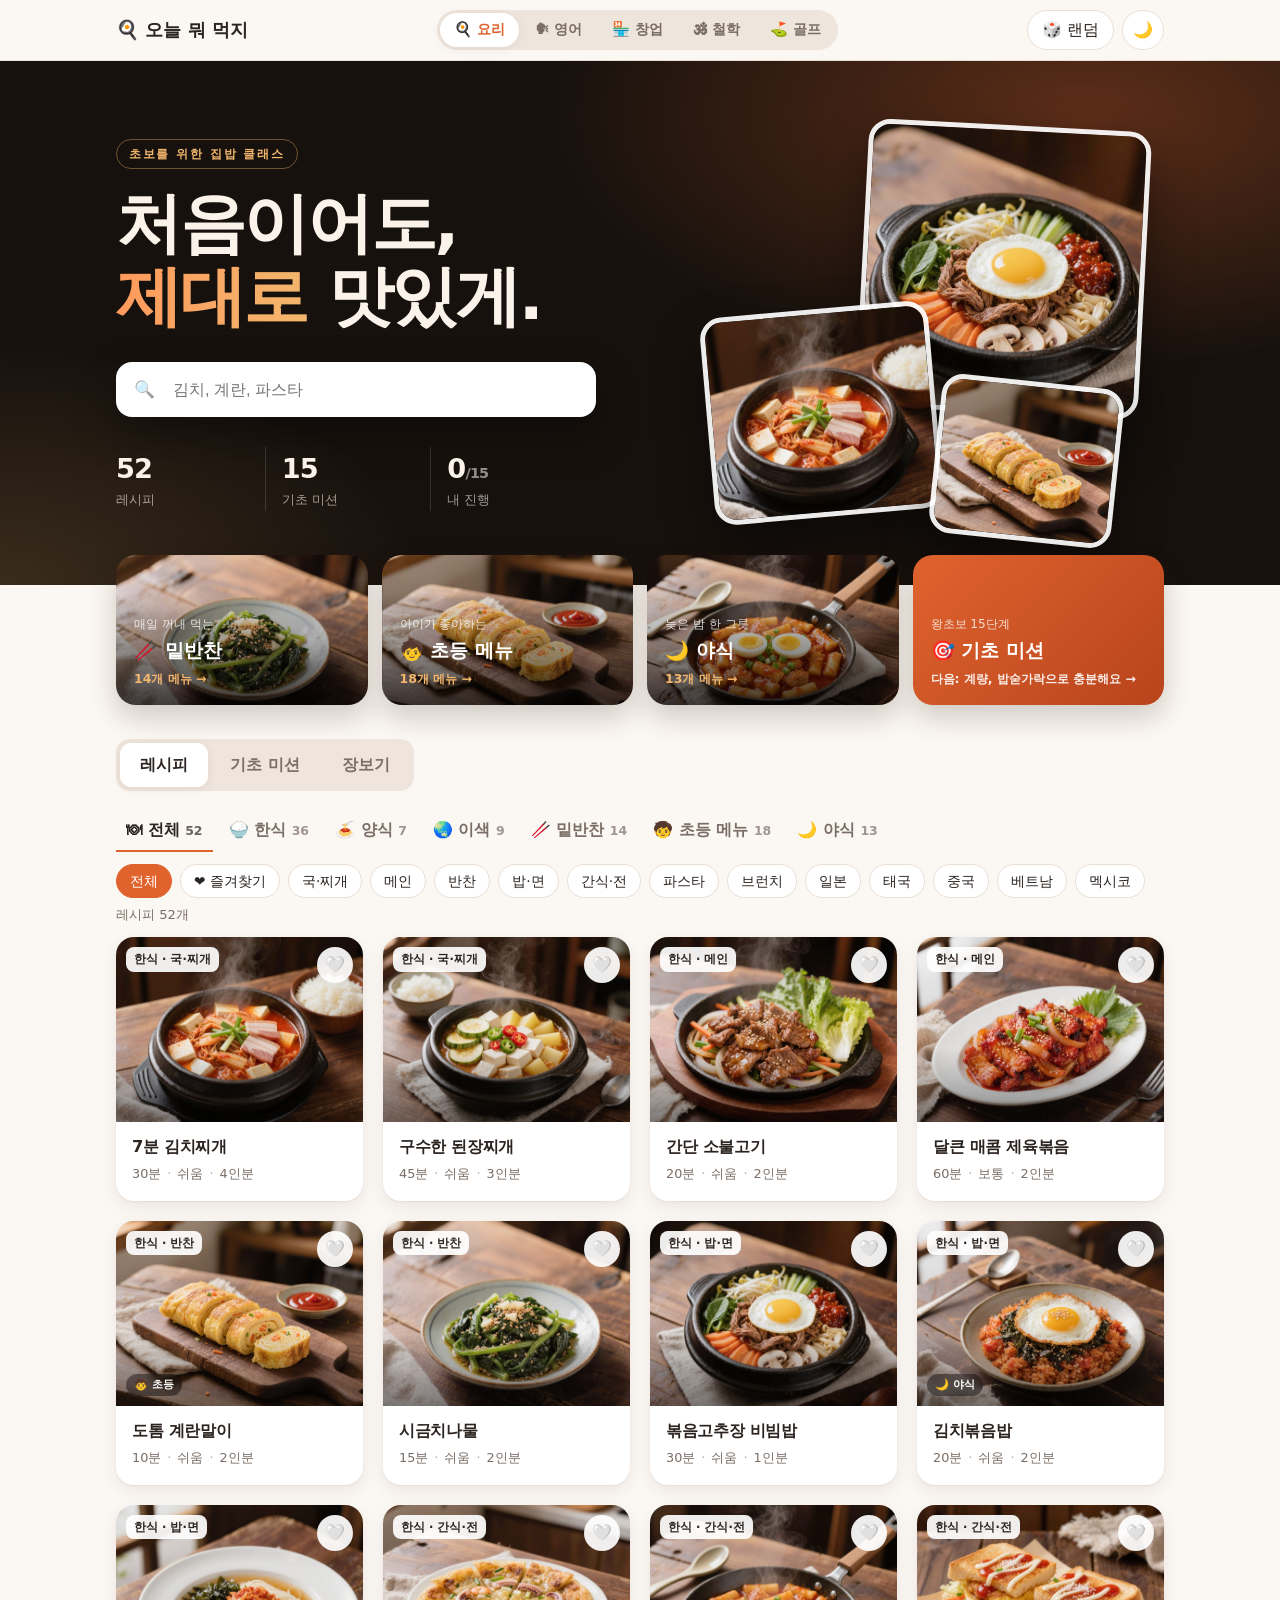
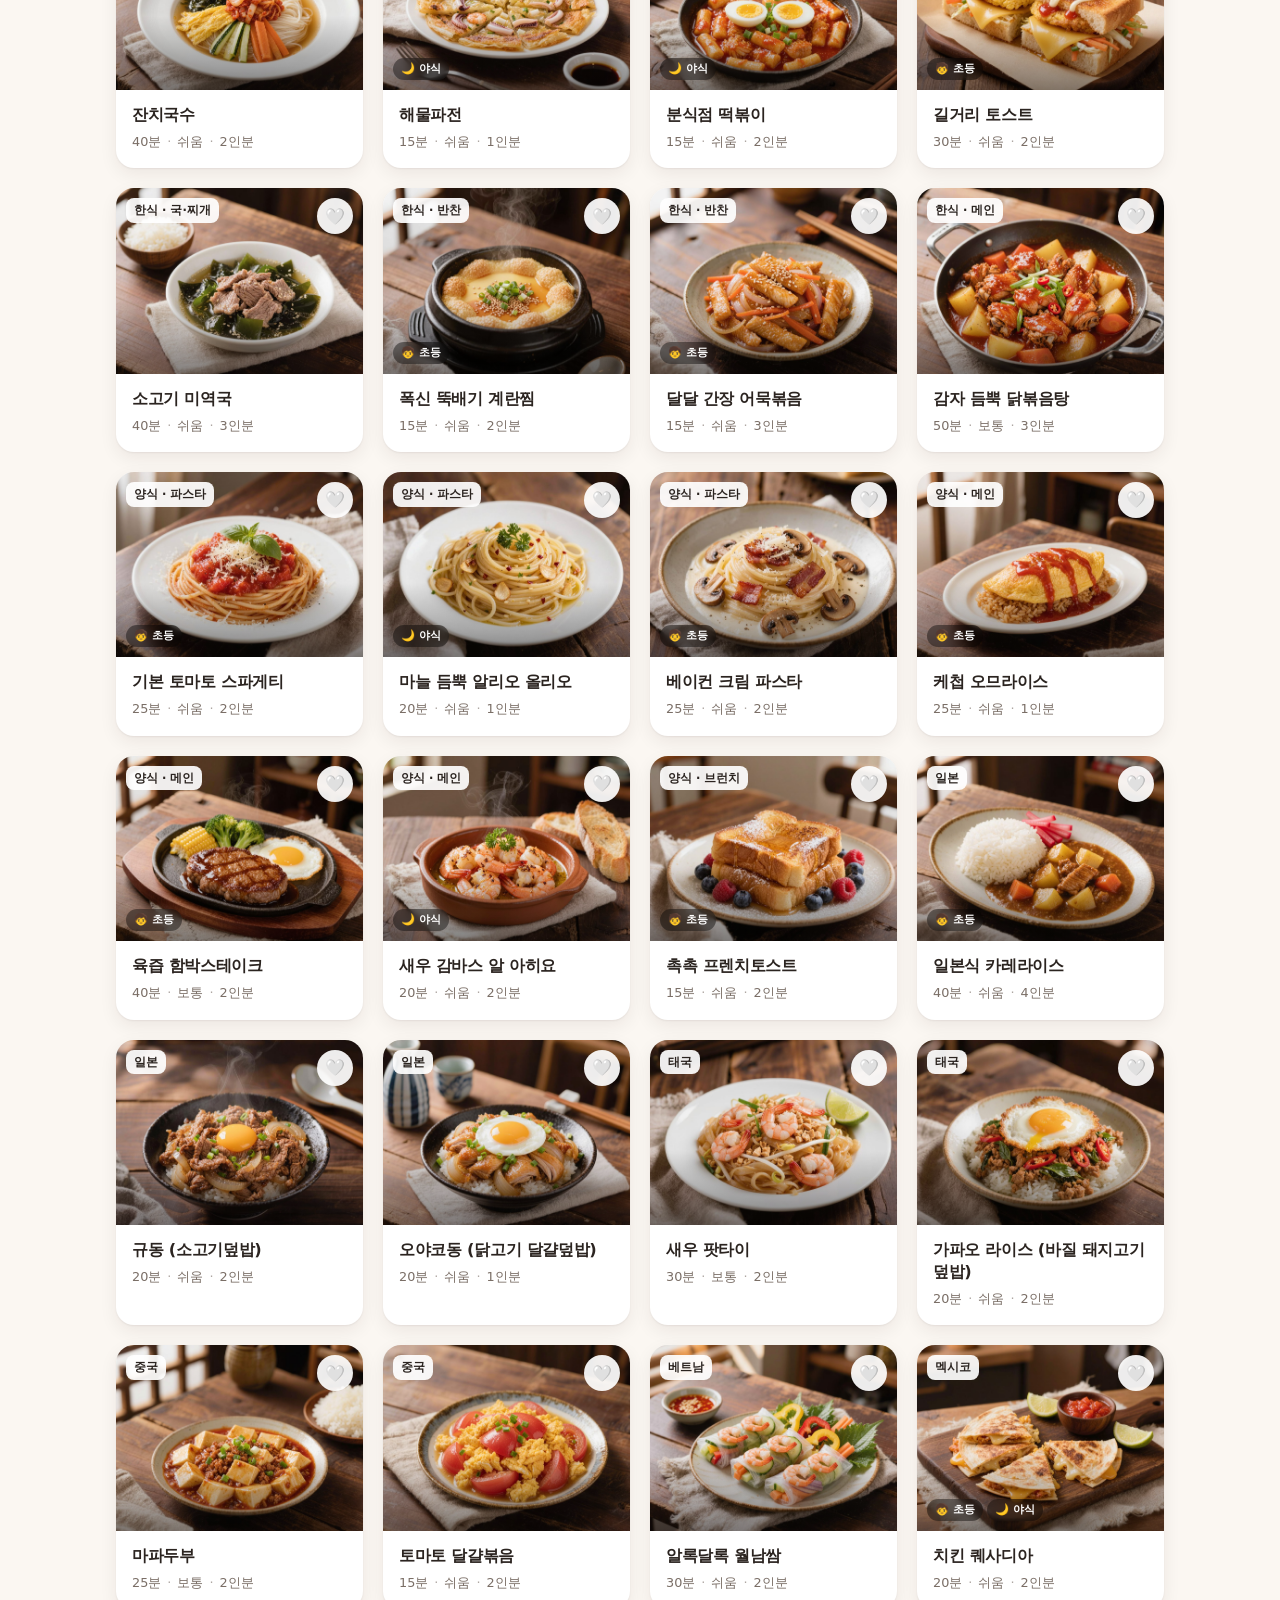
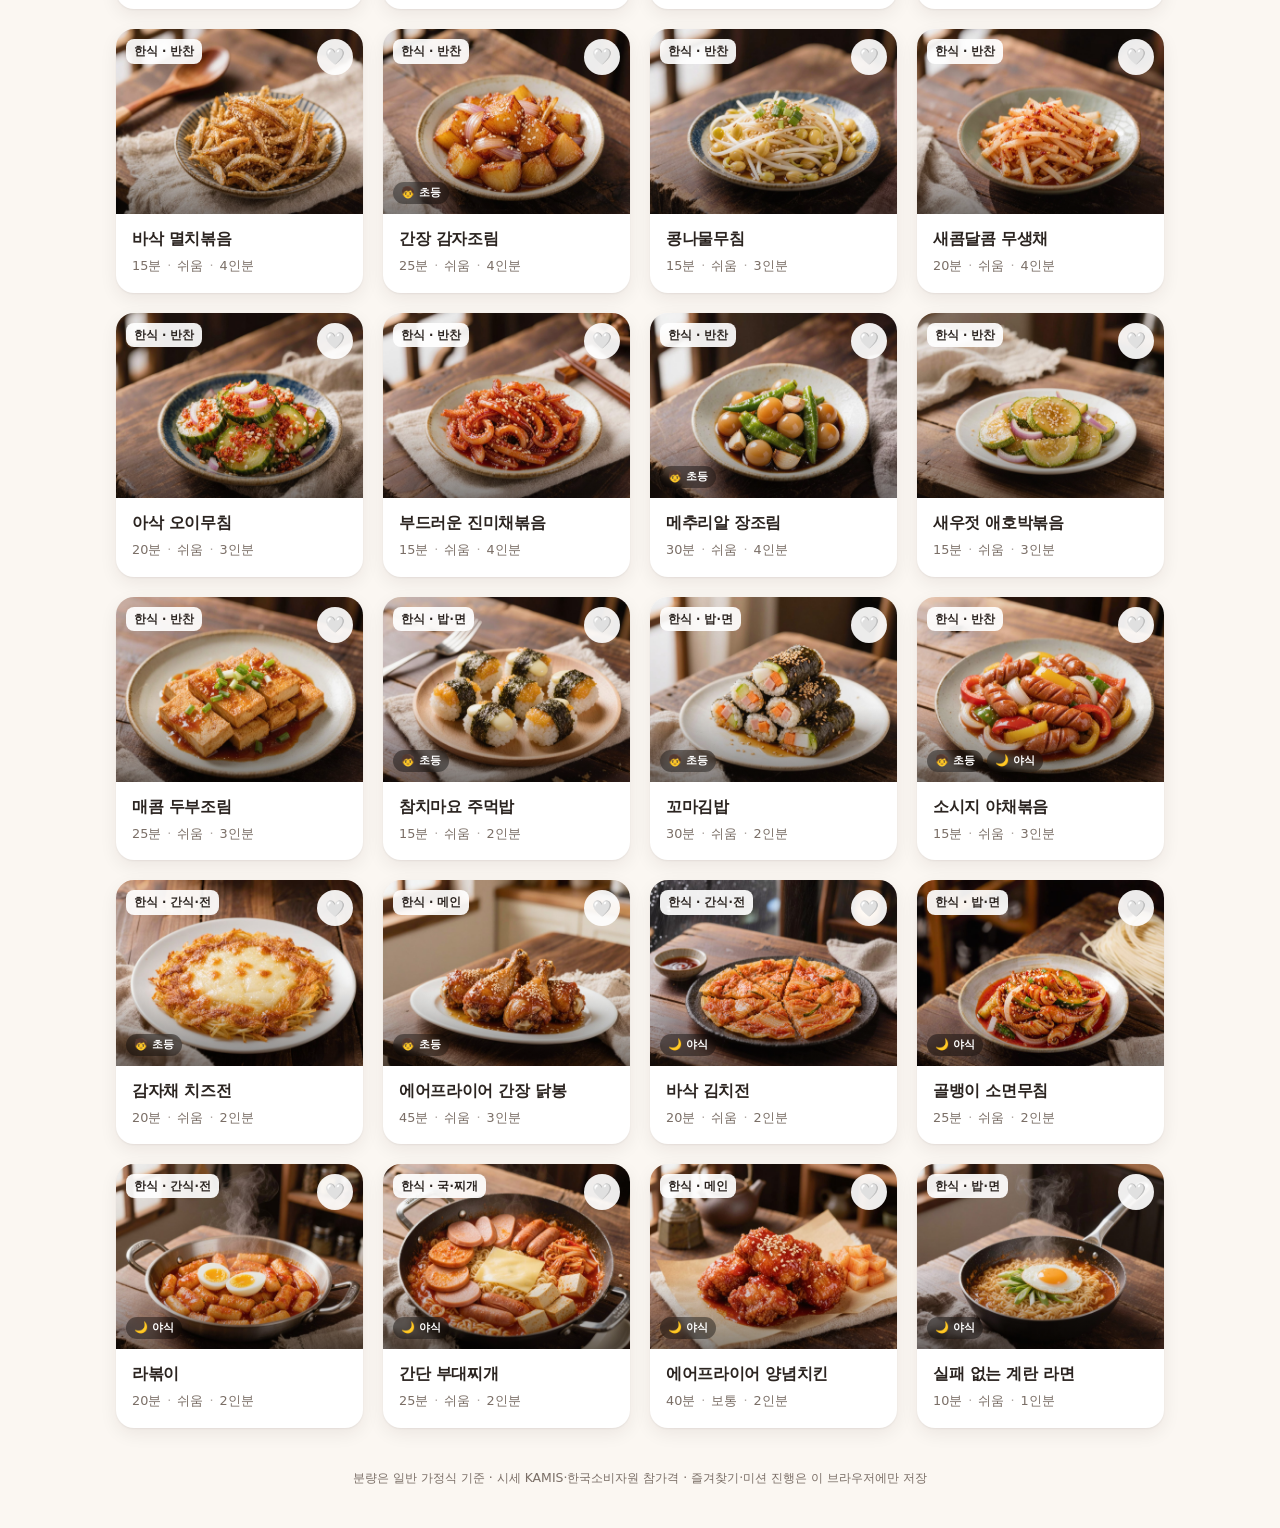
<file: index.html>
<!DOCTYPE html>
<html lang="ko">
<head>
  <meta charset="UTF-8">
  <meta name="viewport" content="width=device-width, initial-scale=1">
  <title>오늘 뭐 먹지 · 초보 집밥 클래스</title>
  <meta name="description" content="요리 초보를 위한 집밥 클래스 · 한식 밑반찬·초등 메뉴·야식 · 15단계 기초 미션 · 장보기 시세">
  <link rel="icon" href="data:image/svg+xml,<svg xmlns='http://www.w3.org/2000/svg' viewBox='0 0 100 100'><text y='.9em' font-size='90'>🍳</text></svg>">
  <link rel="stylesheet" href="style.css?v=20261005">
  <link rel="stylesheet" href="cooking.css?v=20261005-2">
</head>
<body>
  <header class="site-header">
    <div class="wrap header-row">
      <a class="brand" href="#">🍳 <span>오늘 뭐 먹지</span></a>
      <nav class="site-switch" aria-label="사이트 섹션">
        <a href="./" aria-current="page">🍳<span> 요리</span></a>
        <a href="english/">🗣<span> 영어</span></a>
        <a href="startup/">🏪<span> 창업</span></a>
        <a href="philosophy/">🕉<span> 철학</span></a>
        <a href="golf/">⛳<span> 골프</span></a>
      </nav>
      <div class="header-actions">
        <button id="randomBtn" class="ghost" title="랜덤 추천">🎲<span class="label"> 랜덤</span></button>
        <button id="themeBtn" class="ghost icon" aria-label="다크 모드 전환">🌙</button>
      </div>
    </div>
  </header>

  <section class="hero-x">
    <div class="wrap hero-grid">
      <div class="hero-copy">
        <p class="eyebrow">초보를 위한 집밥 클래스</p>
        <h1>처음이어도,<br><em>제대로</em> 맛있게.</h1>
        <label class="search-box">
          <span aria-hidden="true">🔍</span>
          <input id="search" type="search" placeholder="김치, 계란, 파스타" autocomplete="off" aria-label="검색">
        </label>
        <div class="hero-stats" id="heroStats"></div>
      </div>
      <div class="hero-art" aria-hidden="true">
        <img src="img/bibimbap.jpg" alt="">
        <img src="img/kimchi-jjigae.jpg" alt="">
        <img src="img/gyeran-mari.jpg" alt="">
      </div>
    </div>
  </section>

  <main class="wrap">
    <section id="collections" class="collections" aria-label="추천 컬렉션"></section>

    <nav class="mode" aria-label="보기">
      <button data-mode="recipes" aria-pressed="true">레시피</button>
      <button data-mode="skills" aria-pressed="false">기초 미션</button>
      <button data-mode="market" aria-pressed="false">장보기</button>
    </nav>

    <div id="recipesView">
      <nav id="cuisines" class="cuisines" aria-label="메뉴 분류"></nav>
      <nav id="chips" class="chips" aria-label="카테고리"></nav>
      <p id="count" class="count"></p>
      <section id="grid" class="grid"></section>
      <p id="empty" class="empty" hidden>검색 결과 없음</p>
    </div>

    <div id="skillsView" hidden></div>
    <div id="marketView" hidden></div>
  </main>

  <dialog id="detail" class="detail">
    <article id="detailBody"></article>
  </dialog>

  <footer class="site-footer wrap">분량은 일반 가정식 기준 · 시세 KAMIS·한국소비자원 참가격 · 즐겨찾기·미션 진행은 이 브라우저에만 저장</footer>

  <script src="recipes.js?v=20261005-3"></script>
  <script src="skills.js?v=20261005-2"></script>
  <script src="prices.js?v=20261004"></script>
  <script src="app.js?v=20261005-2"></script>
</body>
</html>
</file>
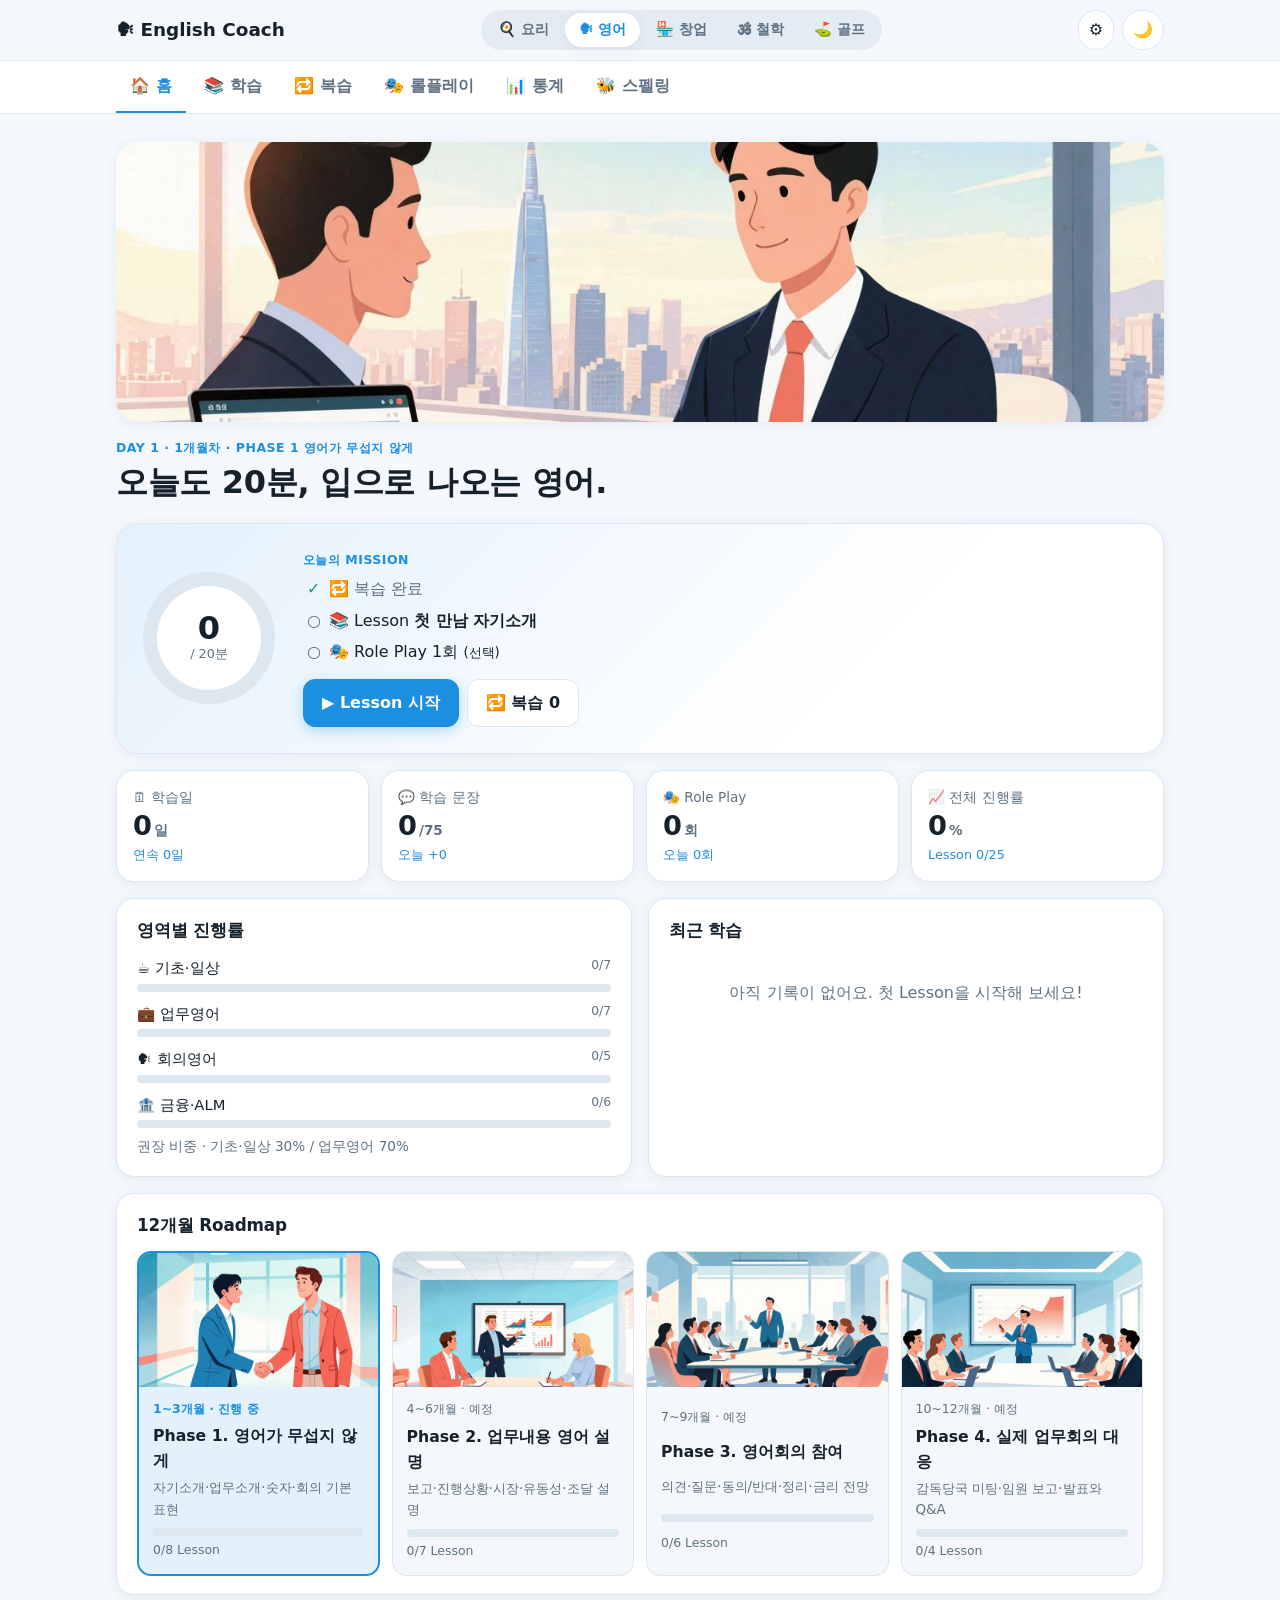
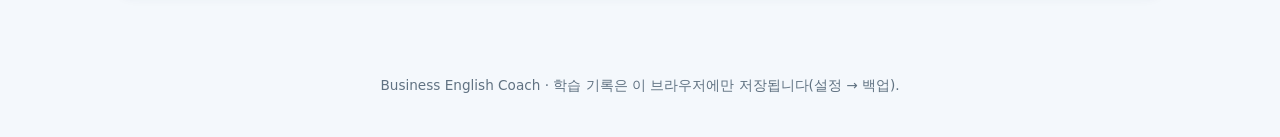
<file: english/index.html>
<!DOCTYPE html>
<html lang="ko" class="en">
<head>
  <meta charset="UTF-8">
  <meta name="viewport" content="width=device-width, initial-scale=1">
  <title>Business English Coach · 업무영어</title>
  <meta name="description" content="금융·은행·ALM 실무자를 위한 업무영어 회화 학습관리 — Lesson, Shadowing, 간격 복습, Role Play">
  <link rel="icon" href="data:image/svg+xml,<svg xmlns='http://www.w3.org/2000/svg' viewBox='0 0 100 100'><text y='.9em' font-size='90'>🗣</text></svg>">
  <link rel="stylesheet" href="../style.css?v=20261005">
  <link rel="stylesheet" href="english.css?v=20261005">
</head>
<body>
  <header class="site-header">
    <div class="wrap header-row">
      <a class="brand" href="#home">🗣 <span>English Coach</span></a>
      <nav class="site-switch" aria-label="사이트 섹션">
        <a href="../">🍳<span> 요리</span></a>
        <a href="./" aria-current="page">🗣<span> 영어</span></a>
        <a href="../startup/">🏪<span> 창업</span></a>
        <a href="../philosophy/">🕉<span> 철학</span></a>
        <a href="../golf/">⛳<span> 골프</span></a>
      </nav>
      <div class="header-actions">
        <button id="settingsBtn" class="ghost icon" aria-label="설정">⚙️</button>
        <button id="themeBtn" class="ghost icon" aria-label="다크 모드 전환">🌙</button>
      </div>
    </div>
  </header>

  <nav class="tabbar" aria-label="학습 메뉴">
    <div class="wrap tabbar-row">
      <a href="#home" data-view="home"><b>🏠</b><span>홈</span></a>
      <a href="#learn" data-view="learn"><b>📚</b><span>학습</span></a>
      <a href="#review" data-view="review"><b>🔁</b><span>복습</span><i id="dueBadge" hidden></i></a>
      <a href="#roleplay" data-view="roleplay"><b>🎭</b><span>롤플레이</span></a>
      <a href="#stats" data-view="stats"><b>📊</b><span>통계</span></a>
      <a href="spelling/"><b>🐝</b><span>스펠링</span></a>
    </div>
  </nav>

  <main id="view" class="wrap en-main"></main>

  <dialog id="lessonDlg" class="sheet"><article id="lessonBody"></article></dialog>
  <dialog id="rpDlg" class="sheet"><article id="rpBody"></article></dialog>
  <dialog id="settingsDlg" class="sheet narrow"><article id="settingsBody"></article></dialog>

  <div id="toast" class="toast" role="status" hidden></div>

  <footer class="site-footer wrap">Business English Coach · 학습 기록은 이 브라우저에만 저장됩니다(설정 → 백업).</footer>

  <script src="lessons.js?v=20260930b"></script>
  <script src="audio/manifest.js?v=20260930b"></script>
  <script src="app.js?v=20261005"></script>
</body>
</html>
</file>
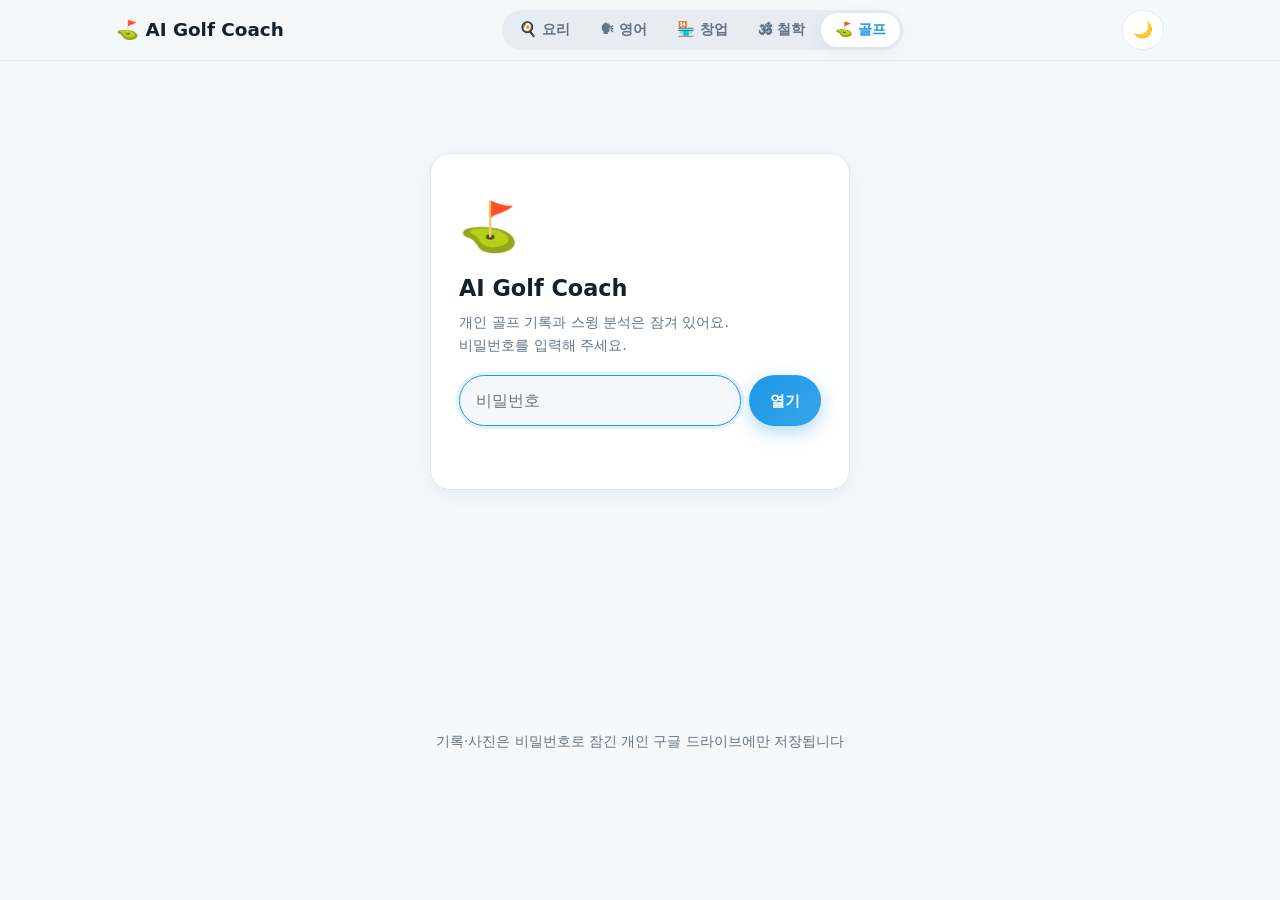
<file: golf/index.html>
<!DOCTYPE html>
<html lang="ko" class="golf">
<head>
  <meta charset="UTF-8">
  <meta name="viewport" content="width=device-width, initial-scale=1">
  <title>AI Golf Coach · 골프</title>
  <meta name="description" content="라운드·연습 기록 — 나만의 골프 노트">
  <meta name="robots" content="noindex">
  <link rel="icon" href="data:image/svg+xml,<svg xmlns='http://www.w3.org/2000/svg' viewBox='0 0 100 100'><text y='.9em' font-size='90'>⛳</text></svg>">
  <link rel="stylesheet" href="../style.css?v=20261005">
  <link rel="stylesheet" href="golf.css?v=20261005">
</head>
<body>
  <header class="site-header">
    <div class="wrap header-row">
      <a class="brand" href="#home">⛳ <span>AI Golf Coach</span></a>
      <nav class="site-switch" aria-label="사이트 섹션">
        <a href="../">🍳<span> 요리</span></a>
        <a href="../english/">🗣<span> 영어</span></a>
        <a href="../startup/">🏪<span> 창업</span></a>
        <a href="../philosophy/">🕉<span> 철학</span></a>
        <a href="./" aria-current="page">⛳<span> 골프</span></a>
      </nav>
      <div class="header-actions">
        <button id="lockBtn" class="ghost icon" aria-label="잠그기" title="잠그기" hidden>🔒</button>
        <button id="themeBtn" class="ghost icon" aria-label="다크 모드 전환">🌙</button>
      </div>
    </div>
  </header>

  <nav class="g-tabs" aria-label="골프 메뉴" hidden>
    <div class="wrap g-tabs-row">
      <a href="#home" data-view="home"><b>🏠</b><span>홈</span></a>
      <a href="#rounds" data-view="rounds"><b>⛳</b><span>라운드</span></a>
      <a href="#practice" data-view="practice"><b>🏌️</b><span>연습</span></a>
    </div>
  </nav>

  <main id="view" class="wrap g-main"></main>

  <dialog id="sheet" class="g-sheet"><article id="sheetBody"></article></dialog>
  <div id="toast" class="g-toast" role="status" hidden></div>

  <footer class="site-footer wrap">기록·사진은 비밀번호로 잠긴 개인 구글 드라이브에만 저장됩니다</footer>

  <script src="app.js?v=20261006"></script>
</body>
</html>
</file>
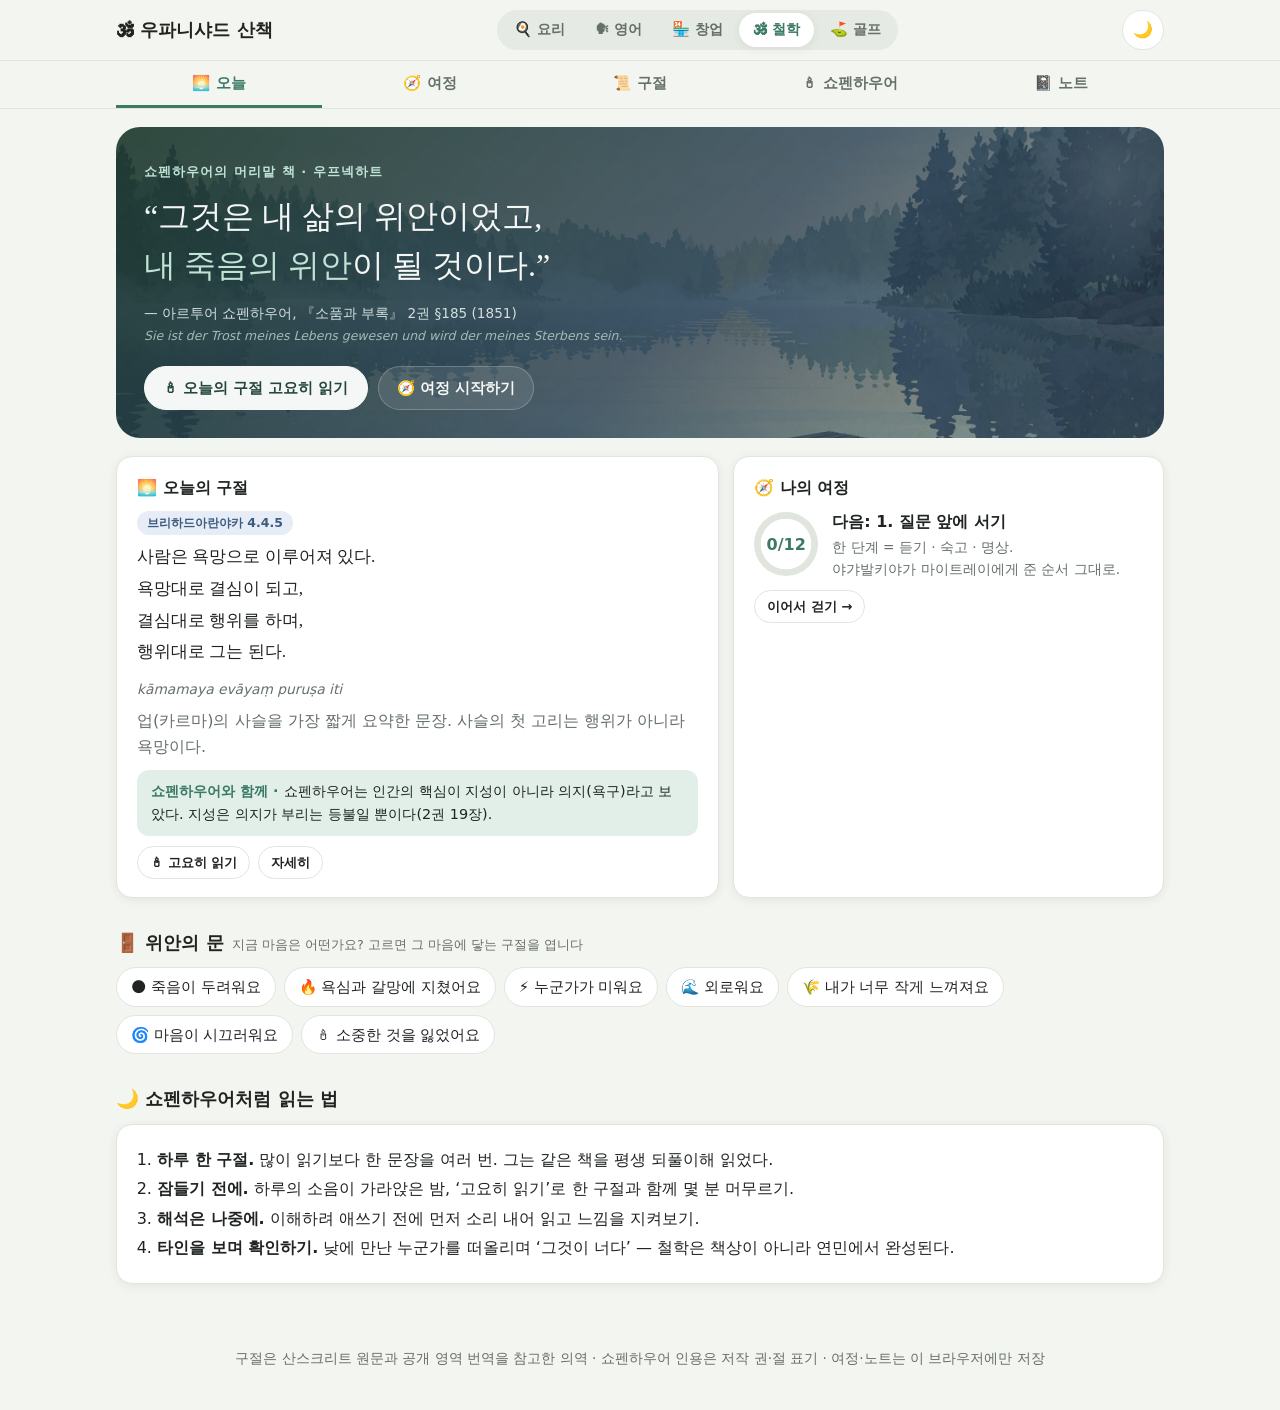
<file: philosophy/index.html>
<!DOCTYPE html>
<html lang="ko" class="ph">
<head>
  <meta charset="UTF-8">
  <meta name="viewport" content="width=device-width, initial-scale=1">
  <title>우파니샤드 산책</title>
  <meta name="description" content="쇼펜하우어가 ‘내 삶의 위안’이라 부른 우파니샤드를 한 구절씩 — 듣기·숙고·명상 12단계 여정">
  <link rel="icon" href="data:image/svg+xml,<svg xmlns='http://www.w3.org/2000/svg' viewBox='0 0 100 100'><text y='.9em' font-size='90'>🕉</text></svg>">
  <link rel="stylesheet" href="../style.css?v=20261005">
  <link rel="stylesheet" href="philosophy.css?v=20261006">
</head>
<body>
  <header class="site-header">
    <div class="wrap header-row">
      <a class="brand" href="#home">🕉 <span>우파니샤드 산책</span></a>
      <nav class="site-switch" aria-label="사이트 섹션">
        <a href="../">🍳<span> 요리</span></a>
        <a href="../english/">🗣<span> 영어</span></a>
        <a href="../startup/">🏪<span> 창업</span></a>
        <a href="./" aria-current="page">🕉<span> 철학</span></a>
        <a href="../golf/">⛳<span> 골프</span></a>
      </nav>
      <div class="header-actions">
        <button id="themeBtn" class="ghost icon" aria-label="다크 모드 전환">🌙</button>
      </div>
    </div>
  </header>

  <nav class="ph-tabs" aria-label="철학 메뉴">
    <div class="wrap ph-tabs-row">
      <a href="#home" data-view="home"><b>🌅</b><span>오늘</span></a>
      <a href="#path" data-view="path"><b>🧭</b><span>여정</span></a>
      <a href="#verses" data-view="verses"><b>📜</b><span>구절</span></a>
      <a href="#schop" data-view="schop"><b>🕯</b><span>쇼펜하우어</span></a>
      <a href="#notes" data-view="notes"><b>📓</b><span>노트</span></a>
    </div>
  </nav>

  <main class="wrap ph-main">
    <div id="view"></div>
  </main>

  <dialog id="detail" class="detail ph-detail">
    <article id="detailBody"></article>
  </dialog>

  <dialog id="calm" class="calm" aria-label="고요히 읽기">
    <div class="calm-inner">
      <button class="calm-x" data-calm="close" aria-label="닫기">✕</button>
      <p class="calm-ref" id="calmRef"></p>
      <div class="calm-text" id="calmText"></div>
      <div class="breath" aria-hidden="true"><i></i></div>
      <p class="calm-cue" id="calmCue">들이쉬고</p>
      <div class="calm-bar">
        <div class="seg" id="calmMins" role="group" aria-label="머무를 시간"></div>
        <button class="calm-go" id="calmGo" data-calm="toggle">▶ 머무르기</button>
        <button class="calm-next" data-calm="next" title="다른 구절">↻</button>
      </div>
    </div>
  </dialog>

  <footer class="site-footer wrap">구절은 산스크리트 원문과 공개 영역 번역을 참고한 의역 · 쇼펜하우어 인용은 저작 권·절 표기 · 여정·노트는 이 브라우저에만 저장</footer>

  <script src="texts.js?v=20261006"></script>
  <script src="app.js?v=20261006"></script>
</body>
</html>
</file>
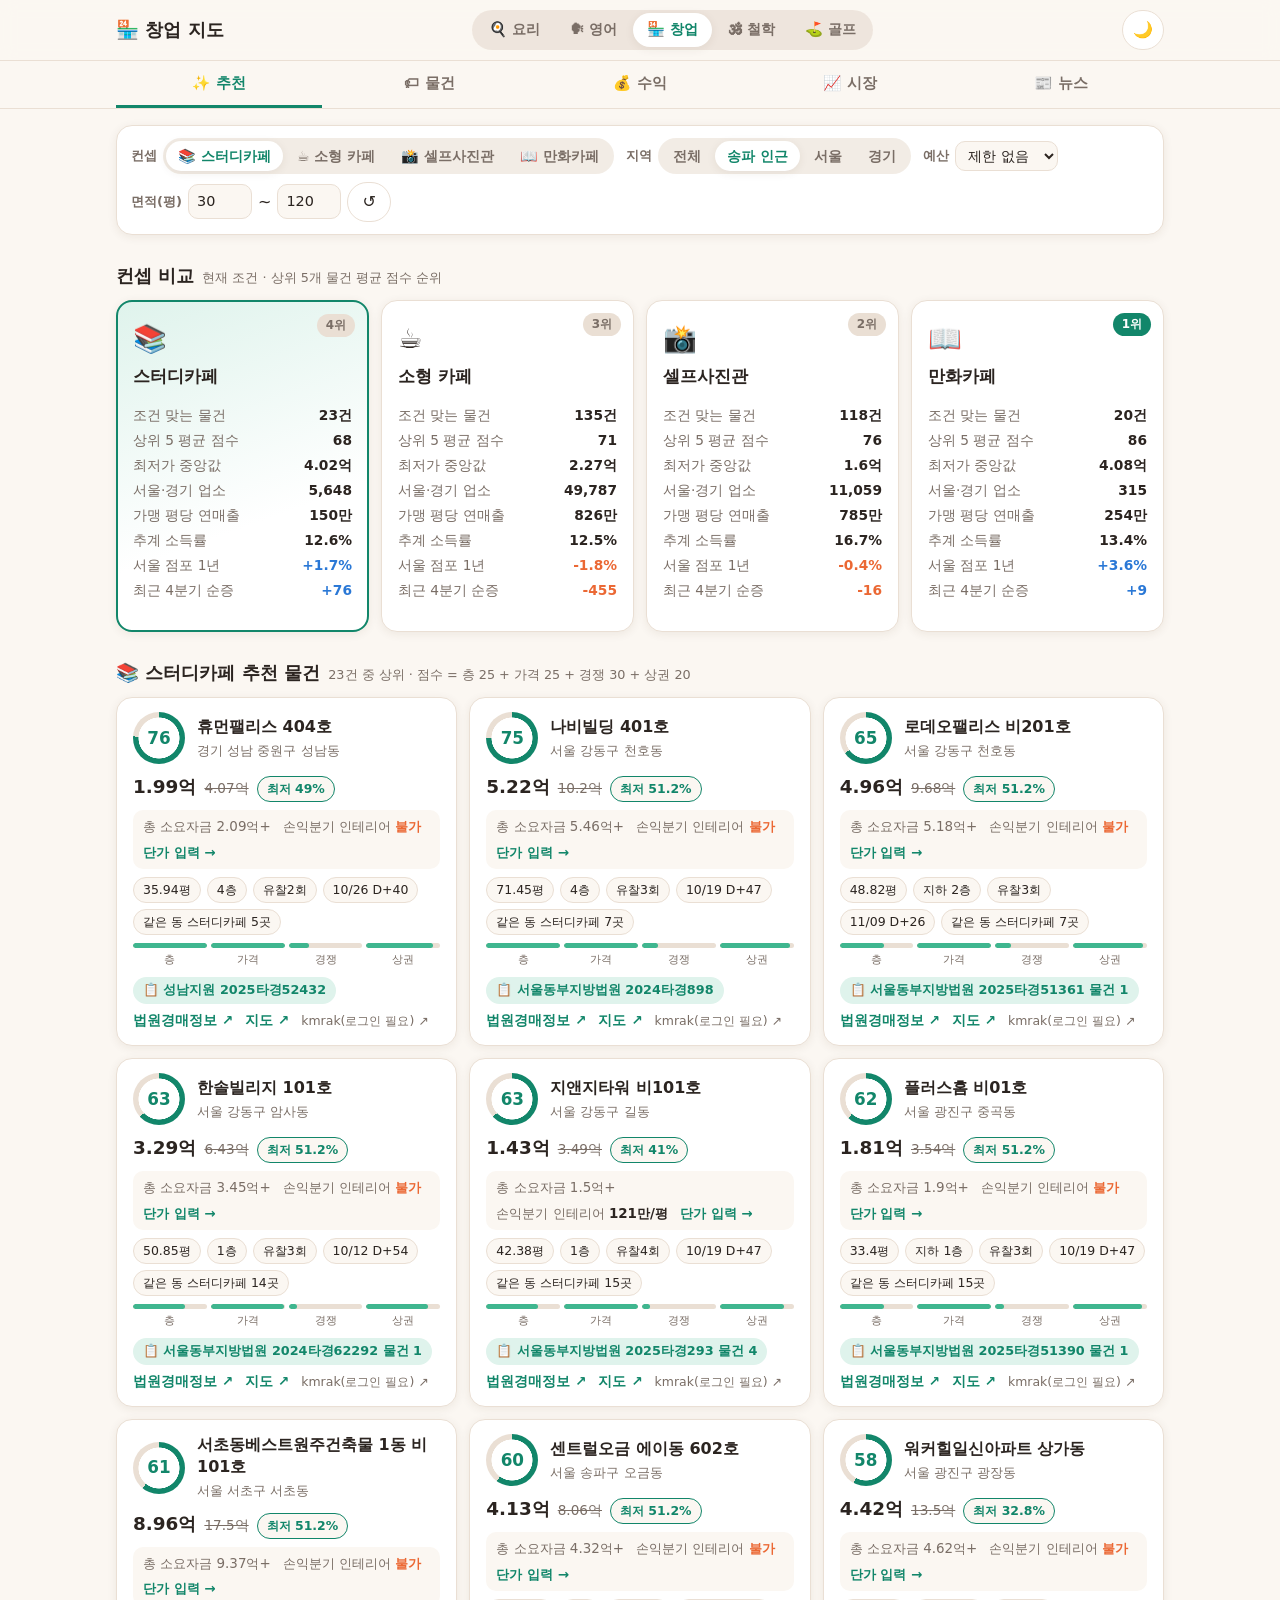
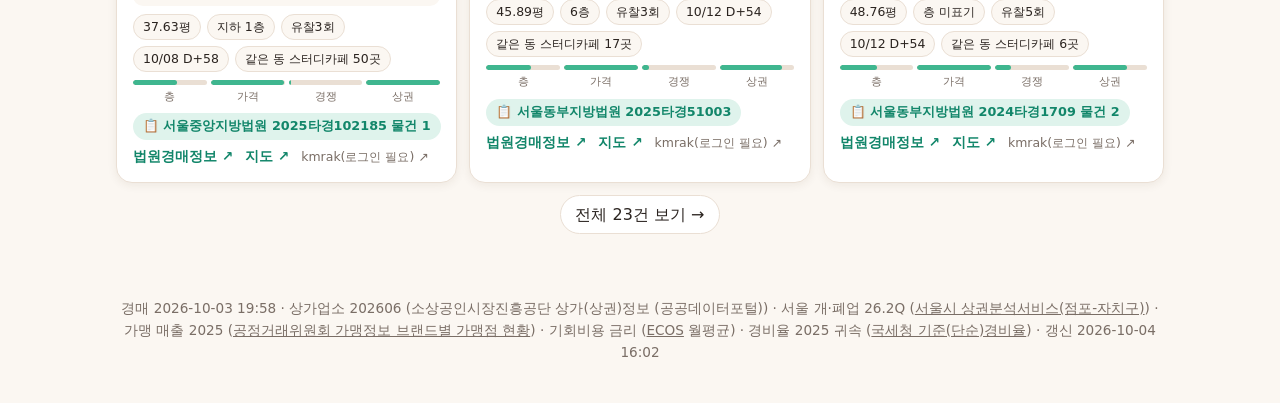
<file: startup/index.html>
<!DOCTYPE html>
<html lang="ko" class="su">
<head>
  <meta charset="UTF-8">
  <meta name="viewport" content="width=device-width, initial-scale=1">
  <title>창업 지도 · 공간 창업</title>
  <meta name="description" content="경매 상가 물건과 업종별 경쟁·개폐업 추이·가맹 매출로 보는 작은 공간 창업">
  <link rel="icon" href="data:image/svg+xml,<svg xmlns='http://www.w3.org/2000/svg' viewBox='0 0 100 100'><text y='.9em' font-size='90'>🏪</text></svg>">
  <link rel="stylesheet" href="../style.css?v=20261005">
  <link rel="stylesheet" href="startup.css?v=20261004e">
</head>
<body>
  <header class="site-header">
    <div class="wrap header-row">
      <a class="brand" href="#home">🏪 <span>창업 지도</span></a>
      <nav class="site-switch" aria-label="사이트 섹션">
        <a href="../">🍳<span> 요리</span></a>
        <a href="../english/">🗣<span> 영어</span></a>
        <a href="./" aria-current="page">🏪<span> 창업</span></a>
        <a href="../philosophy/">🕉<span> 철학</span></a>
        <a href="../golf/">⛳<span> 골프</span></a>
      </nav>
      <div class="header-actions">
        <button id="themeBtn" class="ghost icon" aria-label="다크 모드 전환">🌙</button>
      </div>
    </div>
  </header>

  <nav class="su-tabs" aria-label="창업 메뉴">
    <div class="wrap su-tabs-row">
      <a href="#home" data-view="home"><b>✨</b><span>추천</span></a>
      <a href="#items" data-view="items"><b>🏷</b><span>물건</span></a>
      <a href="#profit" data-view="profit"><b>💰</b><span>수익</span></a>
      <a href="#market" data-view="market"><b>📈</b><span>시장</span></a>
      <a href="#news" data-view="news"><b>📰</b><span>뉴스</span></a>
    </div>
  </nav>

  <main class="wrap su-main">
    <section id="filters" class="su-filters" aria-label="조건"></section>
    <div id="view"></div>
  </main>

  <div id="tip" class="viz-tip" hidden></div>

  <footer id="srcFoot" class="site-footer wrap"></footer>

  <script src="app.js?v=20261004e"></script>
</body>
</html>
</file>
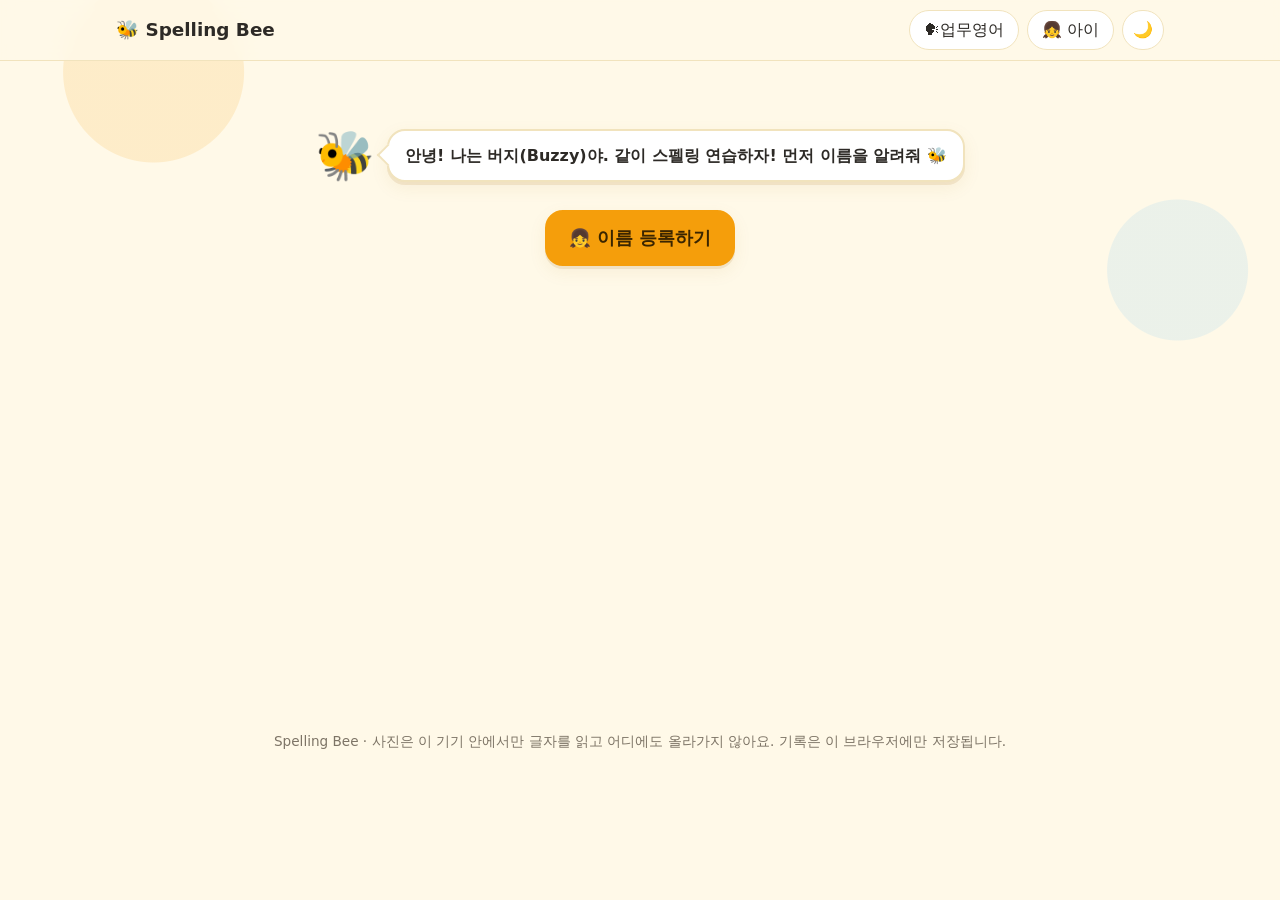
<file: english/spelling/index.html>
<!DOCTYPE html>
<html lang="ko" class="sp">
<head>
  <meta charset="UTF-8">
  <meta name="viewport" content="width=device-width, initial-scale=1">
  <title>Spelling Bee · 스펠링 연습</title>
  <meta name="description" content="초등 저학년 주간 영단어 스펠링테스트 준비 — 사진으로 단어를 올리고 카드·퍼즐·받아쓰기·실전 테스트로 연습">
  <link rel="icon" href="data:image/svg+xml,<svg xmlns='http://www.w3.org/2000/svg' viewBox='0 0 100 100'><text y='.9em' font-size='90'>🐝</text></svg>">
  <link rel="stylesheet" href="../../style.css?v=20261005">
  <link rel="stylesheet" href="spelling.css?v=20261014">
</head>
<body>
  <header class="site-header">
    <div class="wrap header-row">
      <a class="brand" href="#home">🐝 <span>Spelling Bee</span></a>
      <div class="header-actions">
        <a class="ghost" href="../">🗣<span class="label"> 업무영어</span></a>
        <button id="kidBtn" class="ghost" aria-label="아이 바꾸기">👧<span class="label"> 아이</span></button>
        <button id="themeBtn" class="ghost icon" aria-label="다크 모드 전환">🌙</button>
      </div>
    </div>
  </header>

  <main id="view" class="wrap sp-main"></main>

  <dialog id="dlg" class="sp-sheet"><article id="dlgBody"></article></dialog>
  <div id="toast" class="toast" role="status" hidden></div>
  <div id="confetti" aria-hidden="true"></div>

  <footer class="site-footer wrap">Spelling Bee · 사진은 이 기기 안에서만 글자를 읽고 어디에도 올라가지 않아요. 기록은 이 브라우저에만 저장됩니다.</footer>

  <script src="spelling.js?v=20261014"></script>
</body>
</html>
</file>
<file: style.css>
:root {
  --bg: #fbf7f2;
  --surface: #ffffff;
  --text: #2b2420;
  --muted: #7a6e66;
  --line: #eadfd4;
  --accent: #e0632e;
  --accent-soft: #fde8dc;
  --shadow: 0 2px 10px rgba(80, 50, 30, .08);
  --radius: 16px;
}
@media (prefers-color-scheme: dark) {
  :root:not([data-theme="light"]) {
    --bg: #1b1714; --surface: #26201c; --text: #f2ebe5; --muted: #b3a79d;
    --line: #3a312b; --accent: #ff8a55; --accent-soft: #3d2619; --shadow: 0 2px 10px rgba(0,0,0,.35);
  }
}
:root[data-theme="dark"] {
  --bg: #1b1714; --surface: #26201c; --text: #f2ebe5; --muted: #b3a79d;
  --line: #3a312b; --accent: #ff8a55; --accent-soft: #3d2619; --shadow: 0 2px 10px rgba(0,0,0,.35);
}

* { box-sizing: border-box; }
body {
  margin: 0; background: var(--bg); color: var(--text);
  font-family: "Pretendard", "Apple SD Gothic Neo", "Malgun Gothic", system-ui, sans-serif;
  line-height: 1.6;
}
button { font: inherit; color: inherit; cursor: pointer; }
.wrap { max-width: 1080px; margin: 0 auto; padding: 0 16px; }

.site-header { position: sticky; top: 0; z-index: 10; background: color-mix(in srgb, var(--bg) 88%, transparent); backdrop-filter: blur(8px); border-bottom: 1px solid var(--line); }
.header-row { display: flex; align-items: center; justify-content: space-between; height: 60px; }
.brand { font-weight: 800; font-size: 1.15rem; text-decoration: none; color: var(--text); }
.header-actions { display: flex; gap: 8px; }
.ghost { background: var(--surface); border: 1px solid var(--line); border-radius: 999px; padding: 6px 14px; }
.ghost:hover { border-color: var(--accent); }
.ghost.icon { padding: 6px 10px; }

/* 섹션 전환(요리 ↔ 영어) — 두 페이지가 공유. 활성 색은 각 섹션의 --accent 를 따른다 */
.site-switch { display: inline-flex; background: color-mix(in srgb, var(--line) 70%, transparent); border-radius: 999px; padding: 3px; gap: 2px; }
.site-switch a { text-decoration: none; color: var(--muted); font-weight: 700; font-size: .9rem; padding: 5px 14px; border-radius: 999px; white-space: nowrap; transition: color .12s ease, background .12s ease; }
.site-switch a:hover { color: var(--text); }
.site-switch a[aria-current="page"] { background: var(--surface); color: var(--accent); box-shadow: var(--shadow); }

.hero { padding: 40px 0 20px; }
.hero h1 { font-size: clamp(1.6rem, 4vw, 2.4rem); line-height: 1.3; margin: 0 0 8px; }
.hero p { color: var(--muted); margin: 0 0 18px; }
#search {
  width: 100%; max-width: 520px; padding: 14px 18px; font-size: 1rem;
  border-radius: 999px; border: 1px solid var(--line); background: var(--surface); color: var(--text);
  box-shadow: var(--shadow); outline: none;
}
#search:focus { border-color: var(--accent); }

.chips { display: flex; gap: 8px; flex-wrap: wrap; margin: 12px 0; }
.chip { border: 1px solid var(--line); background: var(--surface); border-radius: 999px; padding: 6px 14px; font-size: .92rem; }
.chip[aria-pressed="true"] { background: var(--accent); border-color: var(--accent); color: #fff; }
.count { color: var(--muted); font-size: .9rem; margin: 4px 0 12px; }

.grid { display: grid; grid-template-columns: repeat(auto-fill, minmax(240px, 1fr)); gap: 16px; }
.card {
  position: relative; text-align: left; background: var(--surface); border: 1px solid var(--line);
  border-radius: var(--radius); padding: 0; overflow: hidden; box-shadow: var(--shadow);
  transition: transform .15s ease, box-shadow .15s ease;
}
.card:hover { transform: translateY(-3px); box-shadow: 0 8px 22px rgba(80,50,30,.14); }
.card-thumb { font-size: 64px; text-align: center; padding: 22px 0; background: var(--accent-soft); }
.card-body { padding: 14px 16px 16px; }
.card h3 { margin: 0 0 4px; font-size: 1.1rem; }
.card p { margin: 0 0 10px; color: var(--muted); font-size: .9rem; }
.meta { display: flex; gap: 10px; font-size: .82rem; color: var(--muted); flex-wrap: wrap; }
.fav { position: absolute; top: 10px; right: 10px; background: var(--surface); border: 1px solid var(--line); border-radius: 999px; width: 36px; height: 36px; font-size: 1rem; }
.empty { text-align: center; color: var(--muted); padding: 40px 0; }

.detail {
  width: min(720px, calc(100% - 24px)); max-height: 90vh; padding: 0; border: none;
  border-radius: var(--radius); background: var(--surface); color: var(--text);
}
.detail::backdrop { background: rgba(20,12,8,.55); }
.detail-head { background: var(--accent-soft); padding: 24px; position: relative; }
.detail-head .emoji { font-size: 56px; }
.detail-head h2 { margin: 4px 0; }
.detail-head p { margin: 0; color: var(--muted); }
.close { position: absolute; top: 14px; right: 14px; }
.detail-content { padding: 20px 24px 28px; }
.detail-content h3 { margin: 22px 0 10px; font-size: 1.05rem; }
.servings { display: inline-flex; align-items: center; gap: 10px; }
.servings button { width: 32px; height: 32px; border-radius: 50%; border: 1px solid var(--line); background: var(--bg); }
.ing-list { list-style: none; padding: 0; margin: 0; display: grid; grid-template-columns: repeat(auto-fill, minmax(200px, 1fr)); gap: 4px 20px; }
.ing-list li { display: flex; justify-content: space-between; border-bottom: 1px dashed var(--line); padding: 6px 0; }
.ing-list .amt { color: var(--accent); font-weight: 600; }
.steps { list-style: none; padding: 0; margin: 0; counter-reset: step; }
.steps li { display: flex; gap: 12px; align-items: flex-start; padding: 10px 0; border-bottom: 1px solid var(--line); }
.steps li.done .step-text { text-decoration: line-through; color: var(--muted); }
.steps input { margin-top: 6px; width: 18px; height: 18px; accent-color: var(--accent); flex-shrink: 0; }
.step-text { flex: 1; }
.timer { border: 1px solid var(--accent); color: var(--accent); background: transparent; border-radius: 999px; padding: 2px 10px; font-size: .85rem; white-space: nowrap; font-variant-numeric: tabular-nums; }
.timer.running { background: var(--accent); color: #fff; }
.timer.finished { animation: blink 1s infinite; }
@keyframes blink { 50% { opacity: .3; } }
.tip { margin-top: 20px; background: var(--accent-soft); border-radius: 12px; padding: 12px 16px; font-size: .92rem; }

.site-footer { color: var(--muted); font-size: .85rem; text-align: center; padding: 40px 16px; }

@media (max-width: 560px) {
  .brand span, .site-switch span, .ghost .label { display: none; }
  .site-switch a { padding: 5px 9px; font-size: 1.05rem; }   /* 섹션 5개(골프 추가 2026-10-05) — 375px 에 맞춤 */
  .hero { padding-top: 24px; }
  .ghost:not(.icon) { font-size: .85rem; padding: 6px 10px; }
  .detail-content { padding: 16px; }
}
@media (max-width: 380px) {
  .site-switch a { padding: 5px 6px; }
  .header-actions { gap: 4px; }
}
</file>
<file: cooking.css>
/* 요리 섹션 전용 (공통 style.css 위에 덧씀) — 2026-10-05 프리미엄 개편: 히어로·컬렉션·카드·기초 미션·장보기 */
:root { --up: #d64b2a; --down: #2a78d6; --ink: #17110d; --ink-2: #2a201a; --gold: #f2b66d; }
@media (prefers-color-scheme: dark) { :root:not([data-theme="light"]) { --up: #ff7a5c; --down: #5aa2f0; } }
:root[data-theme="dark"] { --up: #ff7a5c; --down: #5aa2f0; }

h1, h2, h3, .card h3 { letter-spacing: -0.02em; }

/* ───── 히어로 ───── */
.hero-x { position: relative; overflow: hidden; color: #fbf3ea;
  background: radial-gradient(900px 420px at 85% 10%, rgba(224, 99, 46, .35), transparent 60%),
              radial-gradient(700px 400px at 0% 100%, rgba(242, 182, 109, .16), transparent 60%), var(--ink); }
.hero-grid { display: grid; grid-template-columns: 1.1fr .9fr; gap: 32px; align-items: center; padding-top: 64px; padding-bottom: 60px; }
.eyebrow { display: inline-block; margin: 0 0 18px; font-size: .78rem; font-weight: 800; letter-spacing: .14em; color: var(--gold);
  border: 1px solid rgba(242, 182, 109, .4); border-radius: 999px; padding: 4px 12px; }
.hero-copy h1 { margin: 0 0 28px; font-size: clamp(2.3rem, 6vw, 4.1rem); line-height: 1.12; font-weight: 800; letter-spacing: -0.035em; }
.hero-copy h1 em { font-style: normal; background: linear-gradient(90deg, #ff9a5c, var(--gold)); -webkit-background-clip: text; background-clip: text; color: transparent; }
.search-box { display: flex; align-items: center; gap: 10px; max-width: 480px; background: #fff; border-radius: 16px; padding: 4px 6px 4px 18px;
  box-shadow: 0 18px 40px rgba(0, 0, 0, .35); }
.search-box span { font-size: 1.05rem; opacity: .6; }
.search-box #search { flex: 1; min-width: 0; border: 0; box-shadow: none; background: transparent; color: #2b2420; padding: 14px 8px; font-size: 1.02rem; max-width: none; border-radius: 12px; }
.search-box #search:focus { outline: none; }
.search-box:focus-within { box-shadow: 0 0 0 3px rgba(242, 182, 109, .55), 0 18px 40px rgba(0, 0, 0, .35); }
.hero-stats { display: flex; gap: 0; margin-top: 30px; max-width: 480px; }
.hero-stats div { flex: 1; display: flex; flex-direction: column; padding-left: 16px; border-left: 1px solid rgba(255, 255, 255, .14); }
.hero-stats div:first-child { padding-left: 0; border-left: 0; }
.hero-stats b { font-size: 1.7rem; font-weight: 800; letter-spacing: -0.03em; font-variant-numeric: tabular-nums; }
.hero-stats b small { font-size: .9rem; opacity: .55; font-weight: 600; }
.hero-stats span { font-size: .8rem; color: rgba(251, 243, 234, .6); }
.hero-art { position: relative; height: 400px; }
.hero-art img { position: absolute; object-fit: cover; border-radius: 22px; border: 5px solid rgba(255, 255, 255, .92); box-shadow: 0 24px 50px rgba(0, 0, 0, .45); }
.hero-art img:nth-child(1) { width: 62%; height: 72%; right: 4%; top: 0; transform: rotate(3deg); }
.hero-art img:nth-child(2) { width: 50%; height: 52%; left: 0; bottom: 2%; transform: rotate(-5deg); }
.hero-art img:nth-child(3) { width: 40%; height: 40%; right: 10%; bottom: -4%; transform: rotate(6deg); }

/* ───── 컬렉션 타일 ───── */
.collections { display: grid; grid-template-columns: repeat(4, 1fr); gap: 14px; margin: -30px 0 0; position: relative; z-index: 1; }
.coll { position: relative; display: flex; flex-direction: column; justify-content: flex-end; gap: 2px; min-height: 150px; padding: 16px 18px;
  text-align: left; color: #fff; border: 0; border-radius: 20px; overflow: hidden; box-shadow: 0 12px 28px rgba(40, 20, 10, .2);
  background: linear-gradient(transparent 25%, rgba(0, 0, 0, .72)), var(--bg) center / cover; transition: transform .18s ease; }
.coll:hover { transform: translateY(-3px); }
.coll b { font-size: 1.2rem; font-weight: 800; }
.coll-sub { font-size: .76rem; opacity: .8; }
.coll-n { font-size: .78rem; font-weight: 700; color: var(--gold); }
.coll.quest { background: linear-gradient(135deg, #e0632e, #b8441c); }
.coll.quest .coll-n { color: #fff; opacity: .9; white-space: nowrap; overflow: hidden; text-overflow: ellipsis; }

/* ───── 보기 전환 · 분류 탭 ───── */
.mode { display: inline-flex; background: color-mix(in srgb, var(--line) 70%, transparent); border-radius: 14px; padding: 4px; gap: 2px; margin: 34px 0 8px; }
.mode button { border: 0; background: transparent; border-radius: 11px; padding: 9px 20px; font-weight: 800; color: var(--muted); }
.mode button[aria-pressed="true"] { background: var(--surface); color: var(--text); box-shadow: var(--shadow); }
.cuisines { display: flex; gap: 6px; margin: 10px 0 0; overflow-x: auto; scrollbar-width: none; padding-bottom: 2px; }
.cuisines::-webkit-scrollbar { display: none; }
.cuisines button { flex: none; border: 0; border-bottom: 2px solid transparent; background: transparent; padding: 8px 10px; font-weight: 800; font-size: 1rem; color: var(--muted); }
.cuisines button small { font-weight: 600; font-size: .78rem; opacity: .7; }
.cuisines button[aria-pressed="true"] { color: var(--text); border-bottom-color: var(--accent); }
.chips { margin: 10px 0 6px; }
.chip { font-size: .86rem; padding: 5px 13px; }

/* ───── 카드 ───── */
.grid { grid-template-columns: repeat(auto-fill, minmax(240px, 1fr)); gap: 20px; }
.card { cursor: pointer; border-radius: 18px; border: 0; box-shadow: 0 1px 2px rgba(40, 20, 10, .06), 0 6px 18px rgba(40, 20, 10, .07); }
.card:hover { transform: translateY(-4px); box-shadow: 0 16px 34px rgba(40, 20, 10, .16); }
.card-photo { position: relative; aspect-ratio: 4 / 3; overflow: hidden; background: var(--accent-soft); }
.card-photo img { width: 100%; height: 100%; object-fit: cover; display: block; transition: transform .6s ease; }
.card:hover .card-photo img { transform: scale(1.06); }
.card-photo::after { content: ""; position: absolute; inset: 60% 0 0; background: linear-gradient(transparent, rgba(0, 0, 0, .45)); pointer-events: none; }
.card-photo .emoji-fallback { position: absolute; inset: 0; display: grid; place-items: center; font-size: 76px;
  background: radial-gradient(circle at 50% 42%, var(--surface) 0 22%, var(--accent-soft) 70%); }
.card-photo .emoji-fallback:empty { display: none; }
.cat-badge { position: absolute; left: 10px; top: 10px; z-index: 1; font-size: .72rem; font-weight: 800; background: rgba(255, 255, 255, .92); color: #2b2420; border-radius: 8px; padding: 3px 8px; }
.tag-row { position: absolute; left: 10px; bottom: 10px; z-index: 1; display: flex; gap: 4px; }
.tag-row i { font-style: normal; font-size: .7rem; font-weight: 800; color: #fff; background: rgba(0, 0, 0, .4); backdrop-filter: blur(4px); border-radius: 999px; padding: 2px 8px; }
.card .fav { z-index: 2; border: 0; background: rgba(255, 255, 255, .92); }
.card-body { padding: 14px 16px 16px; }
.card h3 { font-size: 1.02rem; line-height: 1.35; margin: 0 0 6px; font-weight: 800; }
.card .meta { gap: 0; font-size: .8rem; }
.card .meta span + span::before { content: "·"; margin: 0 6px; opacity: .6; }
.count { font-size: .82rem; }

/* ───── 상세 ───── */
.detail { border-radius: 22px; }
.detail-photo { position: relative; aspect-ratio: 16 / 9; overflow: hidden; background: var(--accent-soft); }
.detail-photo img { width: 100%; height: 100%; object-fit: cover; display: block; }
.detail-photo .emoji-fallback { position: absolute; inset: 0; display: grid; place-items: center; font-size: 96px; }
.detail-photo::after { content: ""; position: absolute; inset: 40% 0 0; background: linear-gradient(transparent, rgba(0, 0, 0, .7)); }
.detail-photo .cap { position: absolute; left: 22px; right: 22px; bottom: 18px; z-index: 1; color: #fff; }
.detail-photo .cap h2 { margin: 0 0 4px; font-size: clamp(1.35rem, 3.6vw, 1.9rem); text-shadow: 0 2px 8px rgba(0, 0, 0, .4); }
.detail-photo .cap .meta { color: rgba(255, 255, 255, .9); }
.detail-photo .close { z-index: 2; }
.src { display: flex; gap: 8px; align-items: center; flex-wrap: wrap; font-size: .82rem; color: var(--muted); margin: 0 0 4px; }
.src a { color: var(--accent); font-weight: 700; text-decoration: none; }
.lead { margin: 6px 0 0; }
.ing-list { grid-template-columns: repeat(auto-fill, minmax(250px, 1fr)); }
.ing-list li { align-items: baseline; gap: 8px; }
.ing-list .nm { flex: 1; }
.ing-list .pr { display: block; font-size: .74rem; color: var(--muted); font-weight: 400; }
.ing-list .note { color: var(--muted); font-size: .8rem; }
.serv-note { font-size: .8rem; color: var(--muted); margin: 6px 0 0; }
.skill-links { display: flex; flex-wrap: wrap; gap: 6px; align-items: center; margin: 12px 0 4px; }
.skill-links b { font-size: .8rem; color: var(--muted); margin-right: 4px; }
.jump { border: 1px solid var(--line); background: var(--bg); border-radius: 999px; padding: 4px 12px; font-size: .84rem; }
.jump:hover { border-color: var(--accent); color: var(--accent); }
.jump.ok { border-color: color-mix(in srgb, var(--accent) 45%, var(--line)); }

/* ───── 기초 미션 ───── */
.quest-top { display: grid; grid-template-columns: 1fr 1fr; gap: 14px; margin: 14px 0 6px; }
.q-level { display: flex; gap: 14px; align-items: center; background: var(--surface); border-radius: 20px; padding: 18px 20px; box-shadow: var(--shadow); }
.q-level > div { flex: 1; min-width: 0; }
.q-badge { display: grid; place-items: center; width: 64px; height: 64px; flex: none; border-radius: 50%; font-size: 32px; background: var(--accent-soft); }
.q-level b { font-size: 1.2rem; }
.q-kicker { margin: 0; font-size: .74rem; font-weight: 800; letter-spacing: .06em; color: var(--accent); }
.q-bar { height: 8px; border-radius: 99px; background: var(--line); overflow: hidden; margin: 8px 0 4px; }
.q-bar i { display: block; height: 100%; border-radius: 99px; background: linear-gradient(90deg, #e0632e, var(--gold)); transition: width .4s ease; }
.q-count { margin: 0; font-size: .8rem; color: var(--muted); }
.q-next { display: flex; flex-direction: column; justify-content: center; gap: 4px; text-align: left; border: 0; border-radius: 20px; padding: 18px 22px; color: #fbf3ea;
  background: radial-gradient(400px 200px at 100% 0, rgba(224, 99, 46, .45), transparent 70%), var(--ink); box-shadow: 0 12px 26px rgba(40, 20, 10, .2); }
.q-next .q-kicker { color: var(--gold); }
.q-next b { font-size: 1.12rem; }
.q-go { font-size: .84rem; font-weight: 700; opacity: .8; }
.sk-group { font-size: .82rem; font-weight: 800; letter-spacing: .06em; margin: 26px 0 8px; color: var(--muted); }
.q-path { list-style: none; margin: 0; padding: 0; position: relative; }
.q-path::before { content: ""; position: absolute; left: 23px; top: 18px; bottom: 18px; width: 2px; background: var(--line); }
.q-path li { position: relative; margin-bottom: 8px; }
.q-step { width: 100%; display: flex; align-items: center; gap: 14px; text-align: left; background: var(--surface); border: 1px solid var(--line); border-radius: 16px; padding: 12px 16px 12px 10px; transition: border-color .15s ease, transform .15s ease; }
.q-step:hover { border-color: var(--accent); transform: translateX(2px); }
.q-node { position: relative; z-index: 1; display: grid; place-items: center; width: 28px; height: 28px; flex: none; border-radius: 50%; font-size: .8rem; font-weight: 800; background: var(--bg); border: 2px solid var(--line); color: var(--muted); margin-left: 0; }
.q-step.done .q-node { background: var(--accent); border-color: var(--accent); color: #fff; }
.q-step.cur { border-color: var(--accent); box-shadow: 0 0 0 3px color-mix(in srgb, var(--accent) 18%, transparent); }
.q-step.cur .q-node { border-color: var(--accent); color: var(--accent); }
.q-txt { flex: 1; min-width: 0; display: flex; flex-direction: column; }
.q-txt b { font-size: .96rem; }
.q-txt span { font-size: .82rem; color: var(--muted); }
.q-prog { flex: none; font-size: .76rem; font-weight: 800; color: var(--muted); }
.q-step.done .q-prog, .q-step.cur .q-prog { color: var(--accent); }
.q-step.done .q-txt b { color: var(--muted); }

.sk-head { position: relative; padding: 26px 24px 4px; background: linear-gradient(var(--accent-soft), transparent); }
.sk-head h2 { margin: 2px 0 0; font-size: clamp(1.3rem, 3.4vw, 1.7rem); }
.sk-head .back { position: absolute; top: 14px; right: 62px; font-size: .85rem; }
.sk-emoji { font-size: 30px; line-height: 1; }
.sk-emoji.big { font-size: 44px; }
.sk-kicker { margin: 8px 0 0; color: var(--accent); font-weight: 800; font-size: .76rem; letter-spacing: .08em; }
.mission { border: 2px solid var(--accent); border-radius: 18px; padding: 16px 18px; margin: 4px 0 8px; background: color-mix(in srgb, var(--accent-soft) 55%, var(--surface)); }
.m-label { margin: 0; font-size: .76rem; font-weight: 800; color: var(--accent); letter-spacing: .06em; }
.m-title { display: block; font-size: 1.08rem; margin: 2px 0 8px; }
.m-checks { list-style: none; margin: 0; padding: 0; display: grid; gap: 6px; }
.m-checks label { display: flex; gap: 10px; align-items: center; background: var(--surface); border-radius: 12px; padding: 9px 12px; cursor: pointer; }
.m-checks input { width: 20px; height: 20px; accent-color: var(--accent); flex: none; }
.m-checks input:checked + span { text-decoration: line-through; color: var(--muted); }
.m-done { margin-top: 10px; font-weight: 800; display: flex; gap: 8px; align-items: center; flex-wrap: wrap; }
.sk-list { margin: 0; padding-left: 20px; }
.sk-list li { padding: 3px 0; }
.sk-tbl { width: 100%; border-collapse: collapse; font-size: .86rem; }
.sk-tbl th, .sk-tbl td { padding: 8px 10px; border-bottom: 1px solid var(--line); text-align: left; vertical-align: top; }
.sk-tbl th { background: var(--bg); color: var(--muted); font-size: .78rem; }
.tip.warn ul { margin: 4px 0 0; padding-left: 20px; }

/* ───── 장보기 ───── */
.mkt h2 { font-size: 1.15rem; margin: 22px 0 10px; display: flex; gap: 8px; align-items: baseline; flex-wrap: wrap; }
.mkt h2 small { font-size: .8rem; color: var(--muted); font-weight: 400; }
.marts { display: grid; grid-template-columns: repeat(auto-fill, minmax(230px, 1fr)); gap: 10px; }
.mart { background: var(--surface); border: 1px solid var(--line); border-radius: 14px; padding: 12px 14px; box-shadow: var(--shadow); text-decoration: none; color: var(--text); display: flex; flex-direction: column; gap: 3px; }
.mart:hover { border-color: var(--accent); }
.mart .top { display: flex; justify-content: space-between; gap: 8px; align-items: baseline; }
.mart b { font-size: .98rem; }
.mart .km { color: var(--accent); font-weight: 800; font-variant-numeric: tabular-nums; white-space: nowrap; }
.mart span { font-size: .8rem; color: var(--muted); }
.type { font-size: .7rem; font-weight: 700; border: 1px solid var(--line); border-radius: 999px; padding: 0 7px; margin-right: 4px; color: var(--muted); }
.type.big { border-color: var(--accent); color: var(--accent); }
.kgrid { display: grid; grid-template-columns: repeat(auto-fill, minmax(190px, 1fr)); gap: 8px; }
.kitem { background: var(--surface); border: 1px solid var(--line); border-radius: 12px; padding: 10px 12px; }
.kitem .n { font-weight: 700; font-size: .9rem; }
.kitem .k { color: var(--muted); font-size: .75rem; }
.kitem .p { font-size: 1.1rem; font-weight: 800; font-variant-numeric: tabular-nums; margin-top: 2px; }
.kitem .p small { font-size: .75rem; color: var(--muted); font-weight: 400; }
.chg { display: flex; gap: 8px; font-size: .74rem; font-variant-numeric: tabular-nums; flex-wrap: wrap; }
.chg .u { color: var(--up); } .chg .d { color: var(--down); } .chg .z { color: var(--muted); }
.used { border-color: var(--accent); }
.used .n::after { content: " · 레시피 재료"; color: var(--accent); font-size: .72rem; font-weight: 700; }
.tbl-wrap { overflow-x: auto; background: var(--surface); border: 1px solid var(--line); border-radius: 14px; box-shadow: var(--shadow); }
table.ptbl { width: 100%; border-collapse: collapse; font-size: .84rem; font-variant-numeric: tabular-nums; }
.ptbl th, .ptbl td { padding: 7px 9px; border-bottom: 1px solid var(--line); text-align: right; white-space: nowrap; }
.ptbl th { background: var(--bg); color: var(--muted); font-size: .76rem; }
.ptbl td:first-child, .ptbl th:first-child { text-align: left; white-space: normal; min-width: 170px; position: sticky; left: 0; background: var(--surface); }
.ptbl th:first-child { background: var(--bg); }
.ptbl .best { color: var(--accent); font-weight: 800; }
.ptbl .tag { font-size: .68rem; color: var(--up); margin-left: 3px; }
.mkt .srcline { font-size: .78rem; color: var(--muted); margin: 6px 0 0; }
.mkt .srcline a { color: inherit; }

.site-footer { font-size: .78rem; }

/* ───── 반응형 ───── */
@media (max-width: 860px) {
  .hero-grid { grid-template-columns: 1fr; padding-top: 44px; padding-bottom: 56px; }
  .hero-art { display: none; }
  .hero-x::before { content: ""; position: absolute; inset: 0; background: url("img/bibimbap.jpg") center / cover; opacity: .16; }
  .hero-grid { position: relative; }
  .collections { grid-template-columns: 1fr 1fr; }
  .quest-top { grid-template-columns: 1fr; }
}
@media (max-width: 560px) {
  .hero-copy h1 { margin-bottom: 22px; }
  .hero-stats b { font-size: 1.4rem; }
  .collections { gap: 10px; }
  .coll { min-height: 118px; padding: 12px 14px; border-radius: 16px; }
  .coll b { font-size: 1.02rem; }
  .mode { display: flex; }
  .mode button { flex: 1; padding: 9px 8px; }
  .grid { grid-template-columns: 1fr 1fr; gap: 12px; }
  .card-body { padding: 10px 12px 12px; }
  .card h3 { font-size: .92rem; }
  .card .meta { font-size: .72rem; }
  .card-photo .emoji-fallback { font-size: 54px; }
  .cat-badge { font-size: .66rem; }
  .tag-row i:nth-child(2) { display: none; }
  .kgrid { grid-template-columns: 1fr 1fr; }
  .sk-head { padding: 20px 16px 4px; }
  .sk-head .back { position: static; margin-bottom: 6px; }
  .sk-tbl { font-size: .8rem; }
  .q-level { padding: 14px 16px; }
  .q-badge { width: 52px; height: 52px; font-size: 26px; }
}
</file>
<file: english/english.css>
/* Business English Coach — ../style.css 의 토큰·헤더를 공유하고 Sky Blue 팔레트로 덮어쓴다 */
:root.en {
  --bg: #f4f8fc;
  --surface: #ffffff;
  --text: #16212c;
  --muted: #607282;
  --line: #dde7f0;
  --accent: #1d8fe1;
  --accent-soft: #e3f1fc;
  --accent-2: #5cc0f5;
  --ok: #1f9d6b;
  --ok-soft: #dff5ec;
  --warn: #d9822b;
  --warn-soft: #fcefdf;
  --bad: #d64545;
  --bad-soft: #fbe4e4;
  --shadow: 0 2px 12px rgba(20, 60, 100, .07);
  --radius: 18px;
}
@media (prefers-color-scheme: dark) {
  :root.en:not([data-theme="light"]) {
    --bg: #0f161d; --surface: #17212b; --text: #e8f0f7; --muted: #93a6b7; --line: #263441;
    --accent: #4db3f5; --accent-soft: #15314a; --accent-2: #7fd0fa;
    --ok: #4cc795; --ok-soft: #173a2d; --warn: #f0a55a; --warn-soft: #3d2b17; --bad: #f07a7a; --bad-soft: #3d1c1c;
    --shadow: 0 2px 12px rgba(0, 0, 0, .35);
  }
}
:root.en[data-theme="dark"] {
  --bg: #0f161d; --surface: #17212b; --text: #e8f0f7; --muted: #93a6b7; --line: #263441;
  --accent: #4db3f5; --accent-soft: #15314a; --accent-2: #7fd0fa;
  --ok: #4cc795; --ok-soft: #173a2d; --warn: #f0a55a; --warn-soft: #3d2b17; --bad: #f07a7a; --bad-soft: #3d1c1c;
  --shadow: 0 2px 12px rgba(0, 0, 0, .35);
}

a { color: inherit; }
h1, h2, h3 { letter-spacing: -.01em; }
.en-main { padding-bottom: 24px; }
.eyebrow { font-size: .78rem; font-weight: 700; color: var(--accent); text-transform: uppercase; letter-spacing: .04em; margin: 0 0 4px; }
.fine { color: var(--muted); font-size: .85rem; margin: 8px 0 0; }
.count { color: var(--muted); font-size: .9rem; margin: 4px 0 12px; }
.empty-note { color: var(--muted); text-align: center; padding: 24px 0; margin: 0; }
.link { background: none; border: none; color: var(--accent); padding: 0; font-size: .9rem; text-align: left; }
.link:hover { text-decoration: underline; }

/* 버튼 */
.primary, .secondary {
  display: inline-flex; align-items: center; justify-content: center; gap: 6px;
  border-radius: 12px; padding: 10px 18px; font-weight: 700; text-decoration: none;
  transition: transform .12s ease, box-shadow .12s ease, background .12s ease;
}
.primary { background: var(--accent); color: #fff; border: 1px solid var(--accent); box-shadow: 0 4px 14px color-mix(in srgb, var(--accent) 30%, transparent); }
.primary:hover { transform: translateY(-1px); box-shadow: 0 6px 18px color-mix(in srgb, var(--accent) 38%, transparent); }
.secondary { background: var(--surface); color: var(--text); border: 1px solid var(--line); }
.secondary:hover { border-color: var(--accent); color: var(--accent); }
.primary:disabled, .secondary:disabled { opacity: .4; cursor: default; transform: none; }
.wide { width: 100%; }
.btn-row { display: flex; gap: 8px; flex-wrap: wrap; margin-top: 14px; }
.btn-row.center { justify-content: center; }
.play { border: 1px solid var(--line); background: var(--surface); border-radius: 999px; padding: 4px 10px; font-size: .9rem; }
.play:hover { border-color: var(--accent); }

/* 학습 메뉴: 데스크톱은 헤더 아래 탭, 모바일은 하단 고정 */
.tabbar { border-bottom: 1px solid var(--line); background: var(--surface); }
.tabbar-row { display: flex; gap: 4px; }
.tabbar a {
  position: relative; display: flex; align-items: center; gap: 6px; padding: 12px 14px;
  text-decoration: none; color: var(--muted); font-weight: 600; border-bottom: 2px solid transparent;
}
.tabbar a b { font-weight: 400; }
.tabbar a:hover { color: var(--text); }
.tabbar a[aria-current] { color: var(--accent); border-bottom-color: var(--accent); }
.tabbar i {
  font-style: normal; font-size: .7rem; font-weight: 800; background: var(--bad); color: #fff;
  border-radius: 999px; min-width: 18px; height: 18px; display: inline-grid; place-items: center; padding: 0 5px;
}
.tabbar i[hidden], .toast[hidden] { display: none; }

/* 홈 */
.hello { padding: 28px 0 12px; }
.hello h1 { font-size: clamp(1.4rem, 3.4vw, 2rem); margin: 0; line-height: 1.3; }
.hero-card {
  display: grid; grid-template-columns: auto 1fr; gap: 28px; align-items: center;
  padding: 26px; border-radius: 22px; margin: 8px 0 16px;
  background: linear-gradient(135deg, var(--accent-soft), var(--surface) 70%);
  border: 1px solid var(--line); box-shadow: var(--shadow);
}
.ring {
  --p: 0; width: 132px; height: 132px; border-radius: 50%; display: grid; place-items: center;
  background: conic-gradient(var(--accent) calc(var(--p) * 1%), var(--line) 0);
}
.ring > div { width: 104px; height: 104px; border-radius: 50%; background: var(--surface); display: grid; place-content: center; text-align: center; }
.ring b { font-size: 2rem; line-height: 1; }
.ring small { color: var(--muted); font-size: .8rem; }
.mission ol { list-style: none; padding: 0; margin: 6px 0 0; display: grid; gap: 6px; }
.mission li { padding-left: 26px; position: relative; }
.mission li::before { content: "○"; position: absolute; left: 4px; color: var(--muted); }
.mission li.ok { color: var(--muted); }
.mission li.ok::before { content: "✓"; color: var(--ok); font-weight: 800; }

.tiles { display: grid; grid-template-columns: repeat(4, 1fr); gap: 12px; margin: 0 0 16px; }
.tile { background: var(--surface); border: 1px solid var(--line); border-radius: var(--radius); padding: 16px; box-shadow: var(--shadow); display: grid; gap: 2px; }
.tile span { color: var(--muted); font-size: .85rem; }
.tile b { font-size: 1.7rem; line-height: 1.2; }
.tile b small { font-size: .85rem; color: var(--muted); font-weight: 600; margin-left: 2px; }
.tile em { font-style: normal; font-size: .8rem; color: var(--accent); }

.panel { background: var(--surface); border: 1px solid var(--line); border-radius: var(--radius); padding: 18px 20px; box-shadow: var(--shadow); margin-bottom: 16px; }
.panel h2 { font-size: 1.05rem; margin: 0 0 12px; }
.panel h2 small { color: var(--muted); font-weight: 400; }
.two-col { display: grid; grid-template-columns: 1fr 1fr; gap: 16px; }
.two-col .panel { margin-bottom: 16px; }
.area { display: flex; justify-content: space-between; font-size: .92rem; margin-top: 10px; }
.area small { color: var(--muted); }
.bar { height: 8px; background: var(--line); border-radius: 999px; overflow: hidden; margin-top: 4px; }
.bar i { display: block; height: 100%; background: linear-gradient(90deg, var(--accent), var(--accent-2)); border-radius: 999px; }
.recent { list-style: none; padding: 0; margin: 0; }
.recent li { display: flex; align-items: center; gap: 10px; padding: 8px 0; border-bottom: 1px solid var(--line); }
.recent li:last-child { border-bottom: none; }
.recent p { flex: 1; margin: 0; font-size: .92rem; }
.recent small { color: var(--muted); white-space: nowrap; }

.roadmap { display: grid; grid-template-columns: repeat(4, 1fr); gap: 12px; }
.phase {
  text-align: left; background: var(--bg); border: 1px solid var(--line); border-radius: 14px; padding: 14px;
  display: grid; gap: 4px; transition: border-color .12s ease, transform .12s ease;
}
.phase:hover { border-color: var(--accent); transform: translateY(-2px); }
.phase small { color: var(--muted); font-size: .78rem; }
.phase b { font-size: .98rem; }
.phase span { font-size: .84rem; color: var(--muted); }
.phase em { font-style: normal; font-size: .78rem; color: var(--muted); }
.phase.now { border: 2px solid var(--accent); background: var(--accent-soft); }
.phase.now small { color: var(--accent); font-weight: 700; }
.phase.done small { color: var(--ok); font-weight: 700; }
.phase.late small { color: var(--warn); font-weight: 700; }

/* 학습 */
.view-head { padding: 24px 0 8px; display: flex; align-items: flex-end; justify-content: space-between; gap: 12px; flex-wrap: wrap; }
.view-head h1 { margin: 0; font-size: 1.6rem; }
.view-head .fine { flex-basis: 100%; margin: 0; }
.seg { display: inline-flex; background: var(--line); border-radius: 12px; padding: 3px; }
.seg button { border: none; background: transparent; border-radius: 9px; padding: 6px 14px; font-weight: 600; color: var(--muted); }
.seg button[aria-pressed="true"] { background: var(--surface); color: var(--accent); box-shadow: var(--shadow); }
.chips.small .chip { font-size: .84rem; padding: 5px 12px; }
.phase-title { font-size: 1.05rem; margin: 22px 0 10px; }
.phase-title small { color: var(--muted); font-weight: 400; font-size: .85rem; margin-left: 4px; }
.lesson-grid { display: grid; grid-template-columns: repeat(auto-fill, minmax(290px, 1fr)); gap: 12px; }
.lesson-card {
  display: flex; gap: 14px; text-align: left; background: var(--surface); border: 1px solid var(--line);
  border-radius: var(--radius); padding: 16px; box-shadow: var(--shadow); transition: transform .15s ease, box-shadow .15s ease, border-color .15s ease;
}
.lesson-card:hover { transform: translateY(-3px); border-color: var(--accent); box-shadow: 0 10px 24px rgba(20, 60, 100, .12); }
.lesson-card.done { background: linear-gradient(135deg, var(--ok-soft), var(--surface) 60%); }
.lc-emoji { font-size: 34px; width: 54px; height: 54px; flex-shrink: 0; display: grid; place-items: center; background: var(--accent-soft); border-radius: 14px; }
.lc-body { display: grid; gap: 3px; min-width: 0; }
.lc-body > small { color: var(--muted); font-size: .78rem; }
.lc-body b { font-size: 1.02rem; }
.lc-sit { color: var(--muted); font-size: .85rem; display: -webkit-box; -webkit-line-clamp: 2; -webkit-box-orient: vertical; overflow: hidden; }
.lc-meta { display: flex; align-items: center; gap: 8px; margin-top: 4px; }
.lc-meta small { color: var(--muted); font-size: .78rem; }

.badge { display: inline-block; font-size: .7rem; font-weight: 800; letter-spacing: .03em; padding: 2px 8px; border-radius: 999px; background: var(--line); color: var(--muted); vertical-align: middle; }
.badge.st-learning { background: var(--accent-soft); color: var(--accent); }
.badge.st-weak { background: var(--bad-soft); color: var(--bad); }
.badge.st-mastered { background: var(--ok-soft); color: var(--ok); }

.search { width: 100%; max-width: 520px; padding: 12px 16px; font-size: 1rem; border-radius: 999px; border: 1px solid var(--line); background: var(--surface); color: var(--text); outline: none; box-shadow: var(--shadow); }
.search:focus { border-color: var(--accent); }
.expr-list { display: grid; gap: 8px; margin-top: 12px; }
.expr-row { display: flex; align-items: center; gap: 12px; background: var(--surface); border: 1px solid var(--line); border-radius: 14px; padding: 10px 14px; }
.expr-row > div { flex: 1; min-width: 0; display: grid; }
.expr-row > div span { color: var(--muted); font-size: .88rem; }
.expr-row > .link { font-size: .82rem; white-space: nowrap; }
.row-meta { display: grid; justify-items: end; gap: 2px; }
.row-meta small { color: var(--muted); font-size: .75rem; }

/* 시트(Lesson·Role Play·설정) */
.sheet {
  width: min(760px, calc(100% - 24px)); max-height: 92vh; padding: 0; border: none;
  border-radius: 22px; background: var(--surface); color: var(--text); box-shadow: 0 20px 60px rgba(0, 0, 0, .25);
}
.sheet.narrow { width: min(480px, calc(100% - 24px)); }
.sheet::backdrop { background: rgba(8, 20, 32, .55); backdrop-filter: blur(2px); }
.sheet article { display: flex; flex-direction: column; min-height: 100%; }
.sheet-head { position: sticky; top: 0; z-index: 2; background: var(--accent-soft); padding: 20px 22px 14px; }
.sheet-head h2 { margin: 2px 40px 10px 0; font-size: 1.25rem; }
.sheet-head .close { position: absolute; top: 14px; right: 14px; }
.sheet-body { padding: 18px 22px; flex: 1; }
.sheet-foot { position: sticky; bottom: 0; background: var(--surface); border-top: 1px solid var(--line); padding: 12px 22px; display: flex; justify-content: space-between; gap: 8px; }
.sheet-foot.column { flex-direction: column; align-items: stretch; }

.stepper { display: flex; gap: 4px; }
.stepper button { flex: 1; border: none; background: transparent; padding: 0; display: grid; justify-items: center; gap: 2px; color: var(--muted); font-size: .75rem; }
.stepper i { font-style: normal; width: 100%; height: 5px; border-radius: 999px; background: var(--line); }
.stepper .past i { background: color-mix(in srgb, var(--accent) 50%, var(--line)); }
.stepper .on { color: var(--accent); font-weight: 800; }
.stepper .on i { background: var(--accent); }
.stepper i { font-size: 0; }
.speed { margin-top: 10px; font-size: .8rem; color: var(--muted); display: flex; align-items: center; gap: 4px; flex-wrap: wrap; }
.speed button { border: 1px solid var(--line); background: var(--surface); border-radius: 999px; padding: 2px 10px; font-size: .8rem; }
.speed button[aria-pressed="true"] { background: var(--accent); color: #fff; border-color: var(--accent); }

.situation { background: var(--bg); border: 1px solid var(--line); border-radius: 16px; padding: 16px 18px; }
.sit-text { font-size: 1.08rem; margin: 0; }
.plan { list-style: none; padding: 0; margin: 16px 0 0; display: grid; grid-template-columns: repeat(auto-fit, minmax(120px, 1fr)); gap: 8px; }
.plan li { background: var(--surface); border: 1px solid var(--line); border-radius: 12px; padding: 10px; font-size: .9rem; display: flex; gap: 8px; align-items: center; }
.plan b { width: 22px; height: 22px; border-radius: 50%; background: var(--accent); color: #fff; display: grid; place-items: center; font-size: .75rem; }
.toggle { display: inline-flex; gap: 6px; align-items: center; font-size: .88rem; color: var(--muted); margin-bottom: 10px; }
.toggle input { accent-color: var(--accent); }

.sent-card { border: 1px solid var(--line); border-radius: 16px; padding: 16px; margin-bottom: 12px; }
.sent-top { display: flex; align-items: center; gap: 8px; }
.sent-top small { color: var(--muted); }
.fav-btn { margin-left: auto; border: none; background: none; font-size: 1.2rem; }
.en-text { font-size: 1.2rem; font-weight: 700; margin: 8px 0 4px; line-height: 1.45; }
.en-text.big { font-size: clamp(1.25rem, 3.6vw, 1.55rem); }
.ko-text { color: var(--muted); margin: 0 0 8px; }
.ko-text.big { font-size: 1.1rem; color: var(--text); }
.expr-chips { display: flex; flex-wrap: wrap; gap: 6px; margin: 8px 0; }
.expr-chips span { background: var(--accent-soft); border-radius: 10px; padding: 4px 10px; font-size: .84rem; }
.expr-chips b { color: var(--accent); }
.note { background: var(--warn-soft); border-radius: 12px; padding: 10px 12px; font-size: .88rem; margin: 8px 0; }
.audio-row { display: flex; align-items: center; gap: 10px; margin-top: 8px; flex-wrap: wrap; }

.shadow-card { text-align: center; border: 1px solid var(--line); border-radius: 20px; padding: 22px 18px; background: linear-gradient(180deg, var(--accent-soft), var(--surface) 55%); }
.shadow-card .ko-text.big, .shadow-card .sit-text { margin: 10px 0; }
.reveal { border: 1px dashed var(--accent); color: var(--accent); background: var(--surface); border-radius: 12px; padding: 10px 18px; margin: 10px 0; }
.big-btns { display: flex; justify-content: center; gap: 14px; margin: 16px 0 4px; }
.bigbtn {
  width: 84px; height: 84px; border-radius: 50%; border: 1px solid var(--line); background: var(--surface);
  display: grid; place-content: center; gap: 2px; box-shadow: var(--shadow); transition: transform .12s ease, border-color .12s ease;
}
.bigbtn b { font-size: 1.7rem; font-weight: 400; line-height: 1; }
.bigbtn span { font-size: .75rem; color: var(--muted); }
.bigbtn:hover:not(:disabled) { transform: scale(1.05); border-color: var(--accent); }
.bigbtn:disabled { opacity: .35; cursor: default; }
.bigbtn.rec.on { background: var(--bad); border-color: var(--bad); animation: pulse 1.2s infinite; }
.bigbtn.rec.on span { color: #fff; }
@keyframes pulse { 50% { box-shadow: 0 0 0 10px color-mix(in srgb, var(--bad) 20%, transparent); } }
.rate-q { font-weight: 700; margin: 16px 0 8px; }
.rate-row { display: grid; grid-template-columns: repeat(3, 1fr); gap: 8px; margin-top: 12px; }
.rate-row button { border: 1px solid var(--line); background: var(--surface); border-radius: 12px; padding: 12px 6px; font-weight: 700; }
.rate-row button[data-rate="good"]:hover, .rate-row button[data-rrate="good"]:hover { border-color: var(--ok); background: var(--ok-soft); }
.rate-row button[data-rate="ok"]:hover, .rate-row button[data-rrate="ok"]:hover { border-color: var(--warn); background: var(--warn-soft); }
.rate-row button[data-rate="hard"]:hover, .rate-row button[data-rrate="hard"]:hover { border-color: var(--bad); background: var(--bad-soft); }

textarea, .form input, .form select {
  width: 100%; font: inherit; color: var(--text); background: var(--bg); border: 1px solid var(--line);
  border-radius: 12px; padding: 12px 14px; outline: none; margin-top: 12px;
}
textarea:focus, .form input:focus, .form select:focus { border-color: var(--accent); }
.ref { margin-top: 14px; font-size: .9rem; color: var(--muted); }
.ref p { margin: 4px 0; }

.finish { text-align: center; padding: 8px 0; }
.finish-emoji { font-size: 56px; }
.finish h3 { margin: 4px 0 10px; }
.finish-list { list-style: none; padding: 0; text-align: left; display: grid; gap: 8px; margin: 0 0 8px; }
.finish-list li { background: var(--bg); border-radius: 12px; padding: 10px 12px; font-size: .92rem; }
.finish .wide { margin-top: 10px; }
.done-card { text-align: center; background: var(--surface); border: 1px solid var(--line); border-radius: 20px; padding: 32px 18px; box-shadow: var(--shadow); }
.done-card .secondary { margin-top: 14px; }
.flash { margin-top: 4px; }

/* Role Play */
.chat { display: grid; gap: 10px; align-content: start; }
.bubble { display: flex; gap: 8px; max-width: 88%; }
.bubble > b { font-size: 1.4rem; }
.bubble > div { border-radius: 16px; padding: 10px 14px; }
.bubble p { margin: 0; }
.bubble small { color: var(--muted); font-size: .82rem; }
.bubble.them > div { background: var(--bg); border: 1px solid var(--line); border-top-left-radius: 4px; }
.bubble.me { justify-self: end; }
.bubble.me > div { background: var(--accent); color: #fff; border-top-right-radius: 4px; }
.feedback { justify-self: end; max-width: 88%; background: var(--surface); border: 1px dashed var(--accent); border-radius: 14px; padding: 10px 14px; font-size: .9rem; }
.fb-score { margin: 0 0 6px; font-weight: 800; color: var(--accent); }
.kw { display: flex; flex-wrap: wrap; gap: 6px; }
.kw span { border-radius: 999px; padding: 2px 10px; font-size: .8rem; }
.kw .hit { background: var(--ok-soft); color: var(--ok); }
.kw .miss { background: var(--bad-soft); color: var(--bad); }
.model { margin: 8px 0 0; }
.sheet-foot textarea { margin-top: 6px; }
.sheet-foot .btn-row { margin-top: 8px; justify-content: flex-end; }

/* 통계 */
.chart14 { position: relative; display: grid; grid-template-columns: repeat(14, 1fr); gap: 6px; height: 160px; align-items: end; padding-top: 8px; }
.chart14::before { content: ""; position: absolute; left: 0; right: 0; bottom: calc(18px + (100% - 26px) * var(--goal-n, 0)); border-top: 1px dashed var(--muted); opacity: .6; }
.chart14 .col { height: 100%; display: grid; grid-template-rows: 1fr auto; justify-items: center; gap: 4px; }
.chart14 .col i { align-self: end; width: 100%; max-width: 26px; min-height: 2px; border-radius: 6px 6px 2px 2px; background: color-mix(in srgb, var(--accent) 45%, var(--line)); }
.chart14 .col i.met { background: var(--accent); }
.chart14 small { font-size: .7rem; color: var(--muted); }
.stack { display: flex; height: 14px; border-radius: 999px; overflow: hidden; background: var(--line); }
.stack i.st-mastered { background: var(--ok); }
.stack i.st-learning { background: var(--accent); }
.stack i.st-weak { background: var(--bad); }
.stack i.st-new { background: var(--line); }
.legend { list-style: none; padding: 0; margin: 12px 0 0; display: grid; grid-template-columns: repeat(2, 1fr); gap: 6px; font-size: .9rem; }

/* 설정 */
.form label { display: block; font-weight: 600; font-size: .9rem; margin-bottom: 14px; }
.form input[type="range"] { padding: 0; accent-color: var(--accent); background: none; border: none; }
.form hr { border: none; border-top: 1px solid var(--line); margin: 18px 0 4px; }
.file-btn { cursor: pointer; }

.toast {
  position: fixed; left: 50%; bottom: 28px; transform: translateX(-50%); z-index: 100;
  background: var(--text); color: var(--bg); padding: 10px 18px; border-radius: 999px; font-size: .9rem; box-shadow: var(--shadow);
}

@media (max-width: 860px) {
  .tiles { grid-template-columns: repeat(2, 1fr); }
  .roadmap { grid-template-columns: repeat(2, 1fr); }
  .two-col { grid-template-columns: 1fr; gap: 0; }
}
@media (max-width: 640px) {
  body.has-tabbar, html.en body { padding-bottom: 72px; }
  .tabbar { position: fixed; left: 0; right: 0; bottom: 0; z-index: 20; border-top: 1px solid var(--line); border-bottom: none; padding-bottom: env(safe-area-inset-bottom); box-shadow: 0 -4px 16px rgba(0, 0, 0, .06); }
  .tabbar-row { justify-content: space-around; padding: 0; }
  .tabbar a { flex-direction: column; gap: 0; padding: 8px 4px 6px; font-size: .7rem; border-bottom: none; border-top: 2px solid transparent; flex: 1; }
  .tabbar a[aria-current] { border-top-color: var(--accent); border-bottom-color: transparent; }
  .tabbar a b { font-size: 1.25rem; }
  .tabbar i { position: absolute; top: 4px; right: calc(50% - 22px); }
  .hero-card { grid-template-columns: 1fr; justify-items: center; text-align: center; padding: 22px 16px; gap: 16px; }
  .mission { width: 100%; }
  .mission ol { text-align: left; }
  .mission .btn-row { justify-content: center; }
  .roadmap { grid-template-columns: 1fr; }
  .lesson-grid { grid-template-columns: 1fr; }
  .sheet { width: 100%; max-width: 100%; max-height: 100%; height: 100%; border-radius: 0; margin: 0; }
  .sheet.narrow { width: 100%; }
  .sheet-head { padding: 16px 16px 12px; }
  .sheet-body { padding: 16px; }
  .sheet-foot { padding: 10px 16px calc(10px + env(safe-area-inset-bottom)); }
  .stepper span { font-size: .66rem; }
  .bigbtn { width: 76px; height: 76px; }
  .expr-row { flex-wrap: wrap; }
  .expr-row > .link { margin-left: 44px; }
  .toast { bottom: 88px; }
}

/* 일러스트 (2026-10-05 Kling · img/*.jpg — 파일이 없으면 img 가 지워지고 기존 이모지·배경이 보임) */
.hello .hello-bg { display: block; width: 100%; height: clamp(170px, 30vw, 280px); object-fit: cover; object-position: center 35%; border-radius: 22px; margin: 0 0 16px; box-shadow: var(--shadow); }
.phase { overflow: hidden; }
.phase .phase-img { width: calc(100% + 28px); margin: -14px -14px 8px; aspect-ratio: 16 / 9; object-fit: cover; display: block; }
.lc-emoji { position: relative; overflow: hidden; }
.lc-emoji img { position: absolute; inset: 0; width: 100%; height: 100%; object-fit: cover; }
.lesson-card .lc-emoji:has(img) { width: 88px; height: 88px; border-radius: 16px; }
.sit-pic { margin: 0 0 12px; border-radius: 16px; overflow: hidden; aspect-ratio: 4 / 3; max-height: 240px; width: 100%; }
.sit-pic img { width: 100%; height: 100%; object-fit: cover; display: block; }
.sit-pic:not(:has(img)) { display: none; }
.sheet-head { overflow: hidden; }
.sheet-head .head-bg { position: absolute; inset: 0; width: 100%; height: 100%; object-fit: cover; opacity: .22; pointer-events: none; }
.sheet-head > :not(.head-bg) { position: relative; }
.sheet-head .close { position: absolute; }
@media (max-width: 560px) { .lesson-card .lc-emoji:has(img) { width: 72px; height: 72px; } }
</file>
<file: golf/golf.css>
/* ⛳ AI Golf Coach — ../style.css 의 헤더·토큰 위에 :root.golf 로 Sky Blue + 그린 포인트를 덮어쓴다 (2026-10-05) */
:root.golf {
  --bg: #f5f8fb; --surface: #ffffff; --text: #14202b; --muted: #627485; --line: #e1e9f0;
  --accent: #1c97e6; --accent-soft: #e4f2fd; --accent-2: #6cc6f7;
  --turf: #2f9e6a; --turf-soft: #e1f4ea; --warn: #e08a2e; --warn-soft: #fdf0e1; --bad: #dc4a4a; --bad-soft: #fde6e6;
  --shadow: 0 4px 18px rgba(20, 70, 120, .07); --shadow-lg: 0 14px 40px rgba(20, 70, 120, .14); --radius: 20px;
}
@media (prefers-color-scheme: dark) {
  :root.golf:not([data-theme="light"]) {
    --bg: #0d141b; --surface: #151f29; --text: #e6eef6; --muted: #8fa3b5; --line: #24323f;
    --accent: #4fb4f5; --accent-soft: #14324a; --accent-2: #86d2fb; --turf: #4cc78e; --turf-soft: #143528;
    --warn: #f2a65c; --warn-soft: #3b2a17; --bad: #f27b7b; --bad-soft: #3d1c1c;
    --shadow: 0 4px 18px rgba(0, 0, 0, .35); --shadow-lg: 0 14px 40px rgba(0, 0, 0, .45);
  }
}
:root.golf[data-theme="dark"] {
  --bg: #0d141b; --surface: #151f29; --text: #e6eef6; --muted: #8fa3b5; --line: #24323f;
  --accent: #4fb4f5; --accent-soft: #14324a; --accent-2: #86d2fb; --turf: #4cc78e; --turf-soft: #143528;
  --warn: #f2a65c; --warn-soft: #3b2a17; --bad: #f27b7b; --bad-soft: #3d1c1c;
  --shadow: 0 4px 18px rgba(0, 0, 0, .35); --shadow-lg: 0 14px 40px rgba(0, 0, 0, .45);
}

/* 탭 */
.g-tabs { position: sticky; top: 61px; z-index: 9; background: color-mix(in srgb, var(--bg) 92%, transparent); backdrop-filter: blur(8px); border-bottom: 1px solid var(--line); }
.g-tabs-row { display: flex; gap: 4px; }
.g-tabs a { flex: 1; display: flex; align-items: center; justify-content: center; gap: 6px; padding: 11px 2px; text-decoration: none; color: var(--muted); font-weight: 700; font-size: .92rem; border-bottom: 3px solid transparent; white-space: nowrap; transition: color .15s; }
.g-tabs a:hover { color: var(--text); }
.g-tabs a[aria-current] { color: var(--accent); border-bottom-color: var(--accent); }
.g-main { padding-top: 20px; padding-bottom: 40px; min-height: 70vh; }

/* 공통 */
h1.g-h { font-size: clamp(1.4rem, 3.6vw, 1.9rem); margin: 6px 0 4px; letter-spacing: -.01em; }
.g-sub { color: var(--muted); margin: 0 0 18px; }
h2.g-sec { font-size: 1.08rem; margin: 28px 0 12px; display: flex; align-items: baseline; justify-content: space-between; gap: 10px; flex-wrap: wrap; }
h2.g-sec small { color: var(--muted); font-weight: 500; font-size: .82rem; }
.card { background: var(--surface); border: 1px solid var(--line); border-radius: var(--radius); box-shadow: var(--shadow); padding: 18px 20px; }
.card + .card { margin-top: 12px; }
.grid2 { display: grid; grid-template-columns: repeat(2, minmax(0, 1fr)); gap: 14px; }
.btn { font: inherit; font-weight: 700; font-size: .94rem; border-radius: 999px; padding: 10px 20px; border: 1px solid var(--line); background: var(--surface); color: var(--text); cursor: pointer; transition: transform .12s ease, box-shadow .15s ease, filter .15s; display: inline-flex; align-items: center; justify-content: center; gap: 6px; text-decoration: none; }
.btn:hover { transform: translateY(-1px); box-shadow: var(--shadow); }
.btn.primary { background: linear-gradient(135deg, var(--accent), color-mix(in srgb, var(--accent) 70%, var(--accent-2))); border-color: transparent; color: #fff; box-shadow: 0 6px 18px color-mix(in srgb, var(--accent) 35%, transparent); }
.btn.turf { background: var(--turf); border-color: var(--turf); color: #fff; }
.btn.danger { color: var(--bad); }
.btn.sm { font-size: .84rem; padding: 6px 14px; }
.btn.lg { font-size: 1.02rem; padding: 14px 26px; }
.btn:disabled { opacity: .5; cursor: default; transform: none; box-shadow: none; }
.row-btns { display: flex; gap: 8px; flex-wrap: wrap; margin-top: 14px; }
.link { font: inherit; background: none; border: 0; padding: 0; color: var(--accent); font-weight: 700; cursor: pointer; }
.muted { color: var(--muted); }
.empty { text-align: center; color: var(--muted); padding: 34px 10px; }
.badge { display: inline-block; font-size: .74rem; font-weight: 800; border-radius: 999px; padding: 2px 10px; background: var(--accent-soft); color: var(--accent); }
.badge.high { background: var(--bad-soft); color: var(--bad); }
.badge.medium { background: var(--warn-soft); color: var(--warn); }
.badge.low, .badge.ok { background: var(--turf-soft); color: var(--turf); }
.badge.gray { background: var(--line); color: var(--muted); }
.est { font-size: .7rem; font-weight: 800; color: var(--warn); border: 1px solid currentColor; border-radius: 6px; padding: 0 5px; margin-right: 4px; }

/* 잠금 */
.lock { max-width: 420px; margin: 8vh auto 0; text-align: center; }
.lock .card { padding: 34px 28px; }
.lock .logo { font-size: 3rem; }
.lock h1 { margin: 6px 0 4px; font-size: 1.4rem; }
.lock form { display: flex; gap: 8px; margin-top: 18px; }
.lock input { flex: 1; min-width: 0; font: inherit; padding: 12px 16px; border-radius: 999px; border: 1px solid var(--line); background: var(--bg); color: var(--text); outline: none; }
.lock input:focus { border-color: var(--accent); box-shadow: 0 0 0 3px var(--accent-soft); }
.lock .err { color: var(--bad); font-size: .88rem; min-height: 1.3em; margin: 10px 0 0; }

/* 홈 */
.g-hero { position: relative; overflow: hidden; border-radius: 26px; padding: 34px 30px; color: #fff;
  background: radial-gradient(60% 90% at 100% 0%, #8fd8ff66, transparent 60%), radial-gradient(70% 80% at 0% 100%, #2f9e6a88, transparent 60%), linear-gradient(135deg, #0f6fb5, #1c97e6 55%, #36b0f0); box-shadow: var(--shadow-lg); }
.g-hero::after { content: ""; position: absolute; right: -40px; bottom: -70px; width: 260px; height: 260px; border-radius: 50%; background: radial-gradient(circle at 35% 35%, #ffffff, #e9f4fb 45%, #cfe3f1 70%); opacity: .22; }
.g-hero .eyebrow { margin: 0; font-size: .78rem; font-weight: 800; letter-spacing: .18em; opacity: .85; }
.g-hero h1 { margin: 8px 0 6px; font-size: clamp(1.6rem, 4.4vw, 2.4rem); line-height: 1.2; letter-spacing: -.02em; }
.g-hero p { margin: 0 0 20px; opacity: .92; }
.g-hero .btn { background: #fff; color: #0f6fb5; border-color: #fff; position: relative; z-index: 1; }
.g-hero .btn.ghostw { background: #ffffff22; color: #fff; border-color: #ffffff55; }
.tiles { display: grid; grid-template-columns: repeat(4, minmax(0, 1fr)); gap: 12px; margin-top: 16px; }
.tile { background: var(--surface); border: 1px solid var(--line); border-radius: 18px; padding: 14px 16px; box-shadow: var(--shadow); }
.tile span { font-size: .8rem; color: var(--muted); font-weight: 700; }
.tile b { display: block; font-size: 1.7rem; letter-spacing: -.02em; line-height: 1.25; }
.tile b small { font-size: .85rem; color: var(--muted); font-weight: 600; margin-left: 2px; }
.tile em { font-style: normal; font-size: .78rem; color: var(--muted); }
.tile em.up { color: var(--turf); } .tile em.down { color: var(--bad); }
.chart { width: 100%; height: auto; display: block; }
.chart .grid { stroke: var(--line); stroke-width: 1; }
.chart .line { fill: none; stroke: var(--accent); stroke-width: 2.5; stroke-linejoin: round; stroke-linecap: round; }
.chart .area { fill: color-mix(in srgb, var(--accent) 12%, transparent); }
.chart .dot { fill: var(--surface); stroke: var(--accent); stroke-width: 2; }
.chart .avg { stroke: var(--turf); stroke-dasharray: 4 4; stroke-width: 1.5; }
.chart text { fill: var(--muted); font-size: 11px; }

/* 목록 */
.list { display: grid; gap: 10px; }
.item { display: flex; align-items: center; gap: 14px; text-align: left; width: 100%; font: inherit; color: inherit; background: var(--surface); border: 1px solid var(--line); border-radius: 18px; padding: 14px 16px; box-shadow: var(--shadow); cursor: pointer; transition: transform .15s ease, border-color .15s; }
.item:hover { transform: translateY(-2px); border-color: var(--accent); }
.item .big { flex-shrink: 0; width: 58px; height: 58px; border-radius: 16px; display: grid; place-items: center; font-weight: 800; font-size: 1.35rem; background: var(--accent-soft); color: var(--accent); }
.item .big small { display: block; font-size: .64rem; font-weight: 700; margin-top: -6px; }
.item .big.turf { background: var(--turf-soft); color: var(--turf); }
.item .body { flex: 1; min-width: 0; }
.item .body b { display: block; font-size: 1rem; }
.item .body p { margin: 2px 0 0; font-size: .84rem; color: var(--muted); white-space: nowrap; overflow: hidden; text-overflow: ellipsis; }
.item .side { font-size: .8rem; color: var(--muted); text-align: right; white-space: nowrap; }

/* 시트(폼) */
.g-sheet { width: min(560px, 94vw); max-height: 90vh; border: 0; border-radius: 24px; padding: 0; background: var(--surface); color: var(--text); box-shadow: var(--shadow-lg); }
.g-sheet::backdrop { background: rgba(10, 25, 40, .45); backdrop-filter: blur(3px); }
.g-sheet header { position: sticky; top: 0; background: var(--surface); padding: 18px 22px 10px; border-bottom: 1px solid var(--line); display: flex; justify-content: space-between; align-items: center; z-index: 1; }
.g-sheet header h2 { margin: 0; font-size: 1.15rem; }
.g-sheet .sheet-body { padding: 16px 22px 22px; }
.form { display: grid; grid-template-columns: repeat(2, minmax(0, 1fr)); gap: 12px 14px; }
.form label { display: grid; gap: 5px; font-size: .82rem; font-weight: 700; color: var(--muted); }
.form label.full { grid-column: 1 / -1; }
.form input, .form select, .form textarea { font: inherit; font-size: .95rem; color: var(--text); background: var(--bg); border: 1px solid var(--line); border-radius: 12px; padding: 10px 12px; outline: none; width: 100%; }
.form textarea { min-height: 90px; resize: vertical; }
.form input:focus, .form select:focus, .form textarea:focus { border-color: var(--accent); box-shadow: 0 0 0 3px var(--accent-soft); }
.form .hint { font-weight: 400; font-size: .74rem; }

/* 라운드 상세 */
.stat-row { display: grid; grid-template-columns: repeat(5, minmax(0, 1fr)); gap: 10px; }
.stat { background: var(--bg); border-radius: 14px; padding: 10px 12px; text-align: center; }
.stat span { display: block; font-size: .74rem; color: var(--muted); font-weight: 700; }
.stat b { font-size: 1.25rem; }
.gallery { display: grid; grid-template-columns: repeat(auto-fill, minmax(140px, 1fr)); gap: 10px; }
.ph { position: relative; aspect-ratio: 1; border-radius: 14px; overflow: hidden; background: var(--line); }
.ph img { width: 100%; height: 100%; object-fit: cover; display: block; cursor: zoom-in; }
.ph .x { position: absolute; top: 6px; right: 6px; border: 0; border-radius: 999px; width: 28px; height: 28px; background: #000a; color: #fff; }
.ph.loading::after { content: ""; position: absolute; inset: 0; background: linear-gradient(90deg, transparent, #ffffff55, transparent); animation: shimmer 1.2s infinite; }
@keyframes shimmer { from { transform: translateX(-100%); } to { transform: translateX(100%); } }
.viewer { width: min(1000px, 96vw); background: #000; padding: 0; border: 0; border-radius: 16px; }
.viewer img { width: 100%; display: block; }

/* 스윙: 업로드 */
.drop { display: block; border: 2px dashed color-mix(in srgb, var(--accent) 45%, var(--line)); border-radius: 24px; padding: 36px 20px; text-align: center; background: linear-gradient(180deg, var(--accent-soft), transparent); cursor: pointer; transition: border-color .15s, transform .15s; }
.drop:hover, .drop.over { border-color: var(--accent); transform: translateY(-2px); }
.drop .ic { font-size: 2.6rem; }
.drop b { display: block; font-size: 1.1rem; margin: 6px 0 2px; }
.preview { display: grid; grid-template-columns: minmax(0, 1fr) minmax(0, 1fr); gap: 16px; align-items: start; }
.vbox { border-radius: 20px; overflow: hidden; background: #000; box-shadow: var(--shadow); }
.vbox video { width: 100%; max-height: 62vh; display: block; background: #000; }
.vmeta { display: flex; flex-wrap: wrap; gap: 6px; margin-top: 10px; }
.vmeta span { font-size: .8rem; background: var(--bg); border: 1px solid var(--line); border-radius: 999px; padding: 3px 10px; color: var(--muted); }
.optgroup { margin-bottom: 14px; }
.optgroup > span { display: block; font-size: .8rem; font-weight: 800; color: var(--muted); margin-bottom: 6px; }
.seg { display: flex; flex-wrap: wrap; gap: 6px; }
.seg button { font: inherit; font-size: .86rem; font-weight: 700; border: 1px solid var(--line); background: var(--surface); color: var(--text); border-radius: 999px; padding: 6px 13px; cursor: pointer; transition: all .12s; }
.seg button[aria-pressed="true"] { background: var(--accent); border-color: var(--accent); color: #fff; box-shadow: 0 4px 12px color-mix(in srgb, var(--accent) 30%, transparent); }
.notice { font-size: .8rem; color: var(--muted); line-height: 1.6; background: var(--bg); border-radius: 14px; padding: 10px 14px; margin-top: 12px; }

/* 스윙: 진행 */
.prog { max-width: 620px; margin: 0 auto; }
.prog .card { padding: 26px; }
.steps { list-style: none; margin: 16px 0; padding: 0; display: grid; gap: 10px; }
.steps li { display: flex; align-items: center; gap: 10px; font-weight: 600; }
.steps li .dots { flex: 1; border-bottom: 2px dotted var(--line); margin: 0 4px; transform: translateY(-4px); }
.steps li .st { font-size: .82rem; font-weight: 800; color: var(--muted); white-space: nowrap; }
.steps li.done .st { color: var(--turf); }
.steps li.run .st { color: var(--accent); }
.steps li.err .st { color: var(--bad); }
.steps li .ic { width: 22px; text-align: center; }
.steps li.run .ic { animation: spin 1s linear infinite; display: inline-block; }
@keyframes spin { to { transform: rotate(360deg); } }
.bar { height: 12px; border-radius: 999px; background: var(--line); overflow: hidden; }
.bar i { display: block; height: 100%; width: 0; background: linear-gradient(90deg, var(--accent), var(--accent-2)); border-radius: 999px; transition: width .6s ease; position: relative; overflow: hidden; }
.bar i::after { content: ""; position: absolute; inset: 0; background: linear-gradient(90deg, transparent, #ffffff66, transparent); animation: shimmer 1.6s infinite; }
.pct { display: flex; justify-content: space-between; font-size: .86rem; color: var(--muted); margin-top: 8px; }
.prog .now { text-align: center; color: var(--accent); font-weight: 700; margin-top: 14px; }
.strip { display: flex; gap: 6px; overflow-x: auto; margin-top: 16px; padding-bottom: 4px; }
.strip img { height: 74px; border-radius: 10px; flex-shrink: 0; }

/* 스윙: 결과 */
.report-head { display: grid; grid-template-columns: auto minmax(0, 1fr); gap: 22px; align-items: center; }
.ring { --p: 0; width: 132px; height: 132px; border-radius: 50%; display: grid; place-items: center; flex-shrink: 0;
  background: radial-gradient(closest-side, var(--surface) 80%, transparent 82% 100%), conic-gradient(var(--accent) calc(var(--p) * 1%), var(--line) 0); }
.ring div { text-align: center; line-height: 1.1; }
.ring b { font-size: 2.4rem; letter-spacing: -.03em; }
.ring small { display: block; color: var(--muted); font-size: .78rem; font-weight: 700; }
.report-head h1 { margin: 0; font-size: 1.5rem; }
.report-head .label { color: var(--accent); font-weight: 800; letter-spacing: .02em; }
.prio { display: grid; gap: 8px; margin-top: 12px; }
.prio div { display: flex; align-items: center; gap: 10px; font-weight: 700; }
.prio i { font-style: normal; width: 30px; height: 30px; border-radius: 10px; display: grid; place-items: center; background: var(--accent-soft); color: var(--accent); font-size: .82rem; font-weight: 800; flex-shrink: 0; }
.focus { margin-top: 14px; border-radius: 18px; padding: 16px 18px; background: linear-gradient(135deg, var(--turf-soft), var(--accent-soft)); border: 1px solid color-mix(in srgb, var(--turf) 30%, transparent); }
.focus span { font-size: .78rem; font-weight: 800; color: var(--turf); letter-spacing: .04em; }
.focus p { margin: 4px 0 0; font-size: 1.08rem; font-weight: 800; }
.coach { white-space: pre-line; line-height: 1.85; font-size: .98rem; }
.timeline { display: flex; gap: 6px; overflow-x: auto; padding: 4px 2px 8px; scroll-snap-type: x proximity; }
.timeline button { flex-shrink: 0; scroll-snap-align: start; font: inherit; font-size: .82rem; font-weight: 700; border: 1px solid var(--line); background: var(--surface); color: var(--muted); border-radius: 14px; padding: 8px 12px; cursor: pointer; display: grid; gap: 2px; text-align: center; min-width: 86px; transition: all .12s; }
.timeline button i { font-style: normal; font-size: .7rem; }
.timeline button[aria-pressed="true"] { border-color: var(--accent); color: var(--accent); background: var(--accent-soft); }
.timeline .r-good i { color: var(--turf); } .timeline .r-needs_work i { color: var(--bad); } .timeline .r-ok i { color: var(--warn); }
.phase-view { display: grid; grid-template-columns: minmax(0, 1fr) minmax(0, 1fr); gap: 18px; align-items: start; margin-top: 10px; }
.frame { border-radius: 18px; overflow: hidden; background: #000; display: grid; place-items: center; }
.frame .fm { position: relative; line-height: 0; }        /* 영상 크기에 딱 맞는 상자 — 오버레이 좌표(0~1)가 화면 여백 없이 맞도록 */
.frame img, .frame video { display: block; max-width: 100%; max-height: 60vh; width: auto; height: auto; }
.frame svg { position: absolute; inset: 0; width: 100%; height: 100%; pointer-events: none; }
.frame svg line { stroke-width: .006; stroke-linecap: round; }
.frame .nf { color: #fff; padding: 60px 20px; text-align: center; font-size: .9rem; opacity: .8; }
.ov-toggle { font-size: .8rem; margin-top: 8px; display: flex; align-items: center; gap: 6px; color: var(--muted); }
.phase-view h3 { margin: 0 0 6px; display: flex; align-items: center; gap: 8px; }
.phase-view ul { margin: 6px 0 10px; padding-left: 18px; }
.phase-view li { margin: 3px 0; font-size: .92rem; }
.issues { display: grid; gap: 12px; }
.issue { display: grid; grid-template-columns: auto minmax(0, 1fr); gap: 14px; }
.issue .no { font-size: 1.8rem; font-weight: 900; color: var(--accent); line-height: 1; letter-spacing: -.03em; }
.issue h3 { margin: 0 0 8px; font-size: 1.05rem; }
.issue dl { margin: 0; display: grid; grid-template-columns: 78px minmax(0, 1fr); gap: 6px 10px; font-size: .9rem; }
.issue dt { color: var(--muted); font-weight: 800; font-size: .76rem; letter-spacing: .04em; padding-top: 2px; }
.issue dd { margin: 0; }
.chain { display: flex; flex-wrap: wrap; align-items: center; gap: 8px; margin: 8px 0; }
.chain span { background: var(--bg); border: 1px solid var(--line); border-radius: 12px; padding: 6px 12px; font-size: .88rem; font-weight: 600; }
.chain i { font-style: normal; color: var(--muted); }
.chain .res { background: var(--warn-soft); border-color: transparent; color: var(--warn); font-weight: 800; }
.drill { border-left: 4px solid var(--turf); }
.drill h3 { margin: 0 0 4px; font-size: 1.05rem; }
.drill .meta { display: flex; gap: 6px; flex-wrap: wrap; margin: 6px 0; }
.plan { font-size: 1.02rem; font-weight: 800; color: var(--turf); }
.chips2 { display: flex; flex-wrap: wrap; gap: 6px; }
.chips2 span { font-size: .84rem; background: var(--turf-soft); color: var(--turf); border-radius: 999px; padding: 4px 12px; font-weight: 700; }
.fine { font-size: .78rem; color: var(--muted); line-height: 1.6; }

/* 토스트 */
.g-toast { position: fixed; left: 50%; bottom: 24px; transform: translateX(-50%); background: #14202bee; color: #fff; padding: 10px 18px; border-radius: 999px; font-size: .9rem; z-index: 50; box-shadow: var(--shadow-lg); }

@media (max-width: 760px) {
  .tiles { grid-template-columns: repeat(2, minmax(0, 1fr)); }
  .preview, .phase-view, .grid2 { grid-template-columns: 1fr; }
  .stat-row { grid-template-columns: repeat(3, minmax(0, 1fr)); }
  .report-head { grid-template-columns: 1fr; justify-items: center; text-align: center; }
  .prio div { justify-content: flex-start; text-align: left; }
}
@media (max-width: 560px) {
  .g-tabs a { flex-direction: column; gap: 0; font-size: .72rem; padding: 7px 0; }
  .g-tabs a b { font-size: 1.1rem; }
  .g-hero { padding: 26px 20px; border-radius: 22px; }
  .form { grid-template-columns: 1fr; }
  .card { padding: 16px; }
  .issue dl { grid-template-columns: 1fr; }

}
@media (prefers-reduced-motion: reduce) { .bar i::after, .ph.loading::after, .steps li.run .ic { animation: none; } }
</file>
<file: philosophy/philosophy.css>
/* 철학 섹션 — 공통 style.css 위에 색을 덮어쓴다 (:root.ph) · 2026-10-05 개편: 아침 숲 세이지 + 슬레이트 블루 (종교색 빼고 차분하게) */
:root.ph {
  --bg: #f3f5f1; --surface: #ffffff; --text: #1f2421; --muted: #66706a; --line: #e0e5de;
  --accent: #3b7a66; --accent-soft: #e1efe8; --ink: #3d5a80; --ink-soft: #e6edf6;
  --serif: "Noto Serif KR", "Nanum Myeongjo", "AppleMyungjo", "Batang", "바탕", serif;
}
@media (prefers-color-scheme: dark) {
  :root.ph:not([data-theme="light"]) { --bg: #111513; --surface: #191e1b; --text: #e7ece8; --muted: #9aa49e; --line: #2a322d; --accent: #7cc4ab; --accent-soft: #1d3029; --ink: #9fbadf; --ink-soft: #1d2735; }
}
:root.ph[data-theme="dark"] { --bg: #111513; --surface: #191e1b; --text: #e7ece8; --muted: #9aa49e; --line: #2a322d; --accent: #7cc4ab; --accent-soft: #1d3029; --ink: #9fbadf; --ink-soft: #1d2735; }

.ph-tabs { position: sticky; top: 61px; z-index: 9; background: color-mix(in srgb, var(--bg) 92%, transparent); backdrop-filter: blur(8px); border-bottom: 1px solid var(--line); }
.ph-tabs-row { display: flex; gap: 4px; }
.ph-tabs a { flex: 1; display: flex; align-items: center; justify-content: center; gap: 6px; padding: 10px 2px; text-decoration: none; color: var(--muted); font-weight: 700; font-size: .92rem; border-bottom: 3px solid transparent; white-space: nowrap; }
.ph-tabs a[aria-current] { color: var(--accent); border-bottom-color: var(--accent); }
.ph-tabs a:hover { color: var(--text); }
.ph-main { padding-top: 18px; padding-bottom: 24px; min-height: 60vh; }

h2.sec { font-size: 1.15rem; margin: 30px 0 10px; display: flex; align-items: baseline; gap: 8px; flex-wrap: wrap; }
h2.sec small { font-size: .8rem; color: var(--muted); font-weight: 400; }
.lead { color: var(--muted); margin: 0 0 14px; }
.serif { font-family: var(--serif); }

/* 홈 히어로 */
.ph-hero { position: relative; overflow: hidden; border-radius: 24px; padding: 34px 28px 28px; color: #f4f7f5;
  background: radial-gradient(60% 80% at 92% 105%, #a8dcc855 0%, transparent 60%), radial-gradient(50% 60% at 8% -10%, #9fbadf55 0%, transparent 70%), linear-gradient(135deg, #24463d, #2f4f6e 70%, #35577a); }
.ph-hero { background: linear-gradient(135deg, #1d3a33e6 0%, #263f5ccc 55%, #35577a66 100%), url(img/hero.jpg) center 60% / cover, linear-gradient(135deg, #24463d, #2f4f6e 70%, #35577a); }
.ph-hero::after { content: ""; position: absolute; right: -60px; top: -60px; width: 220px; height: 220px; border-radius: 50%; background: radial-gradient(circle, #ffffff1f, transparent 70%); pointer-events: none; }
.ph-hero .eyebrow { margin: 0 0 10px; font-size: .82rem; letter-spacing: .08em; color: #bfe3d5; font-weight: 700; }
.ph-hero blockquote { margin: 0; font-family: var(--serif); font-size: clamp(1.35rem, 3.6vw, 2rem); line-height: 1.55; max-width: 640px; position: relative; z-index: 1; }
.ph-hero blockquote em { font-style: normal; color: #bfe3d5; }
.ph-hero cite { display: block; margin-top: 12px; font-style: normal; font-size: .85rem; color: #d3dfe0; position: relative; z-index: 1; }
.ph-hero cite i { display: block; font-size: .78rem; color: #a6b8b5; margin-top: 2px; }
.hero-btns { display: flex; gap: 10px; flex-wrap: wrap; margin-top: 20px; position: relative; z-index: 1; }
.btn { font: inherit; font-weight: 700; font-size: .92rem; border-radius: 999px; padding: 9px 18px; border: 1px solid var(--line); background: var(--surface); color: var(--text); cursor: pointer; }
.btn.primary { background: var(--accent); border-color: var(--accent); color: #fff; }
.ph-hero .btn { background: #ffffff18; border-color: #ffffff38; color: #f4f7f5; }
.ph-hero .btn.primary { background: #f4f7f5; border-color: #f4f7f5; color: #24463d; }
.btn:hover { filter: brightness(1.05); }
.btn.sm { font-size: .82rem; padding: 5px 12px; }

/* 오늘의 구절 */
.today { margin-top: 18px; display: grid; grid-template-columns: minmax(0, 1.4fr) minmax(0, 1fr); gap: 14px; }
.panel { background: var(--surface); border: 1px solid var(--line); border-radius: var(--radius); padding: 18px 20px; box-shadow: var(--shadow); }
.panel h3 { margin: 0 0 8px; font-size: 1rem; }
.verse-ko { font-family: var(--serif); font-size: 1.08rem; line-height: 1.85; white-space: pre-line; margin: 6px 0 10px; }
.verse-sa { font-style: italic; color: var(--muted); font-size: .86rem; margin: 0 0 8px; word-break: break-word; }
.ref { display: inline-block; font-size: .78rem; font-weight: 700; color: var(--ink); background: var(--ink-soft); border-radius: 999px; padding: 2px 10px; }
.schop-box { background: var(--accent-soft); border-radius: 12px; padding: 10px 14px; font-size: .9rem; margin-top: 10px; }
.schop-box b { color: var(--accent); }
.prog-ring { display: flex; align-items: center; gap: 14px; }
.ring { flex-shrink: 0; width: 64px; height: 64px; border-radius: 50%; display: grid; place-items: center; font-weight: 800; color: var(--accent);
  background: radial-gradient(closest-side, var(--surface) 78%, transparent 80% 100%), conic-gradient(var(--accent) calc(var(--p) * 1%), var(--line) 0); }

/* 위안의 문 */
.moods { display: flex; flex-wrap: wrap; gap: 8px; }
.mood { font: inherit; font-size: .92rem; border: 1px solid var(--line); background: var(--surface); border-radius: 999px; padding: 7px 14px; cursor: pointer; color: var(--text); }
.mood[aria-pressed="true"] { background: var(--ink); border-color: var(--ink); color: var(--surface); }
.mood-out { margin-top: 12px; }
.mood-out .panel + .panel { margin-top: 10px; }

/* 카드 그리드 */
.vgrid { display: grid; grid-template-columns: repeat(auto-fill, minmax(280px, 1fr)); gap: 12px; }
.vcard { position: relative; text-align: left; background: var(--surface); border: 1px solid var(--line); border-radius: var(--radius); padding: 16px 18px; box-shadow: var(--shadow); cursor: pointer; font: inherit; color: inherit; transition: transform .15s ease, border-color .15s ease; }
.vcard:hover { transform: translateY(-2px); border-color: var(--accent); }
.vcard .verse-ko { font-size: .98rem; line-height: 1.75; margin: 8px 0 0; display: -webkit-box; -webkit-line-clamp: 4; -webkit-box-orient: vertical; overflow: hidden; }
.vcard .mark { position: absolute; top: 12px; right: 14px; color: var(--accent); }
.vtags { display: flex; gap: 6px; flex-wrap: wrap; margin-top: 10px; }
.vtag { font-size: .74rem; color: var(--muted); border: 1px solid var(--line); border-radius: 999px; padding: 1px 8px; }

.filters { display: flex; flex-direction: column; gap: 8px; margin-bottom: 14px; }
.filters input[type=search] { width: 100%; max-width: 420px; font: inherit; padding: 10px 16px; border-radius: 999px; border: 1px solid var(--line); background: var(--surface); color: var(--text); outline: none; }
.filters input[type=search]:focus { border-color: var(--accent); }
.chips { margin: 0; }
.upa-info { font-size: .9rem; color: var(--muted); margin: 0 0 12px; padding: 10px 14px; border-left: 3px solid var(--accent); background: var(--surface); border-radius: 0 10px 10px 0; }
.upa-info b { color: var(--text); }

/* 여정 */
.path { display: grid; grid-template-columns: repeat(auto-fill, minmax(300px, 1fr)); gap: 12px; }
.stage { text-align: left; background: var(--surface); border: 1px solid var(--line); border-radius: var(--radius); padding: 14px 16px; box-shadow: var(--shadow); cursor: pointer; font: inherit; color: inherit; display: flex; gap: 12px; align-items: center; }
.stage:hover { border-color: var(--accent); }
.stage .no { flex-shrink: 0; width: 46px; height: 46px; border-radius: 50%; display: grid; place-items: center; font-size: 1.3rem; background: var(--ink-soft); }
.stage.done .no { background: var(--accent); color: #fff; font-size: 1.1rem; }
.stage h3 { margin: 0; font-size: 1rem; }
.stage p { margin: 2px 0 0; font-size: .82rem; color: var(--muted); }
.dots { display: flex; gap: 4px; margin-top: 6px; }
.dots i { width: 22px; height: 5px; border-radius: 3px; background: var(--line); }
.dots i.on { background: var(--accent); }

.stage-view .back { margin-bottom: 12px; }
.stage-head { display: flex; align-items: center; gap: 14px; margin-bottom: 8px; }
.stage-head .no { width: 56px; height: 56px; border-radius: 50%; display: grid; place-items: center; font-size: 1.6rem; background: var(--ink-soft); flex-shrink: 0; }
.stage-head h2 { margin: 0; font-size: 1.3rem; }
.stage-head small { color: var(--muted); }
.steps3 { display: grid; gap: 12px; margin-top: 16px; }
.step3 { background: var(--surface); border: 1px solid var(--line); border-radius: var(--radius); padding: 16px 18px; box-shadow: var(--shadow); }
.step3 > header { display: flex; align-items: center; justify-content: space-between; gap: 10px; margin-bottom: 8px; }
.step3 h3 { margin: 0; font-size: 1rem; }
.step3 h3 small { color: var(--muted); font-weight: 400; font-size: .8rem; margin-left: 6px; }
.check { font: inherit; font-size: .82rem; font-weight: 700; border-radius: 999px; padding: 4px 12px; border: 1px solid var(--line); background: var(--bg); color: var(--muted); cursor: pointer; white-space: nowrap; }
.check[aria-pressed="true"] { background: var(--accent); border-color: var(--accent); color: #fff; }
.step3 .verse { padding: 10px 0; border-top: 1px dashed var(--line); }
.step3 .verse:first-of-type { border-top: 0; }
textarea.note { width: 100%; min-height: 120px; font: inherit; font-size: .95rem; line-height: 1.7; padding: 12px 14px; border-radius: 12px; border: 1px solid var(--line); background: var(--bg); color: var(--text); resize: vertical; outline: none; }
textarea.note:focus { border-color: var(--accent); }
.saved { font-size: .78rem; color: var(--muted); min-height: 1.2em; margin: 4px 0 0; }
.stage-nav { display: flex; justify-content: space-between; gap: 10px; margin-top: 16px; }

/* 쇼펜하우어 */
.solace { font-family: var(--serif); font-size: 1.15rem; line-height: 1.8; }
.solace .de { display: block; font-family: inherit; font-size: .88rem; color: var(--muted); font-style: italic; margin-top: 8px; }
.tl { list-style: none; margin: 0; padding: 0 0 0 18px; border-left: 2px solid var(--line); }
.tl li { position: relative; padding: 0 0 16px 14px; }
.tl li::before { content: ""; position: absolute; left: -25px; top: 6px; width: 12px; height: 12px; border-radius: 50%; background: var(--surface); border: 2px solid var(--accent); }
.tl li.key::before { background: var(--accent); }
.tl .y { font-size: .8rem; font-weight: 800; color: var(--accent); }
.tl h4 { margin: 0; font-size: .98rem; }
.tl p { margin: 2px 0 0; font-size: .88rem; color: var(--muted); }
.bridge { display: grid; gap: 10px; }
.br { background: var(--surface); border: 1px solid var(--line); border-radius: var(--radius); padding: 14px 16px; box-shadow: var(--shadow); }
.br-top { display: grid; grid-template-columns: 1fr auto 1fr; gap: 10px; align-items: center; font-weight: 800; }
.br-top span:first-child { color: var(--ink); }
.br-top span:last-child { color: var(--accent); text-align: right; }
.br-top i { font-style: normal; color: var(--muted); }
.br dl { margin: 8px 0 0; display: grid; grid-template-columns: auto 1fr; gap: 4px 10px; font-size: .88rem; }
.br dt { color: var(--muted); font-weight: 700; }
.br dd { margin: 0; }
.howto { margin: 0; padding-left: 20px; }
.howto li { margin: 4px 0; }

/* 노트 */
.note-item { background: var(--surface); border: 1px solid var(--line); border-radius: var(--radius); padding: 14px 16px; box-shadow: var(--shadow); margin-bottom: 10px; }
.note-item h4 { margin: 0 0 4px; font-size: .95rem; }
.note-item .q { font-size: .82rem; color: var(--muted); margin: 0 0 6px; }
.note-item .body { white-space: pre-wrap; margin: 0; font-family: var(--serif); line-height: 1.8; }
.row-btns { display: flex; gap: 8px; flex-wrap: wrap; margin: 10px 0 14px; }
.empty-note { color: var(--muted); text-align: center; padding: 24px 0; }

/* 상세 */
.ph-detail .detail-head { background: var(--ink-soft); }
.ph-detail .verse-ko { font-size: 1.12rem; }

/* 고요히 읽기 — 테마와 무관하게 밤 */
.calm { width: 100%; height: 100%; max-width: none; max-height: none; margin: 0; padding: 0; border: 0; color: #efe7da;
  background: radial-gradient(90% 60% at 50% 100%, #1d3a33 0%, transparent 70%), radial-gradient(70% 60% at 50% 0%, #23314a 0%, transparent 70%), #0b0f0e; }
.calm::backdrop { background: #000; }
.calm-inner { min-height: 100%; display: flex; flex-direction: column; align-items: center; justify-content: center; gap: 18px; padding: 56px 20px 28px; text-align: center; }
.calm-x { position: absolute; top: 14px; right: 16px; background: transparent; border: 1px solid #ffffff30; color: #efe7da; border-radius: 999px; width: 38px; height: 38px; }
.calm-ref { margin: 0; font-size: .82rem; letter-spacing: .06em; color: #9fd0bf; }
.calm-text { font-family: var(--serif); font-size: clamp(1.1rem, 3.4vw, 1.5rem); line-height: 1.95; max-width: 640px; }
.calm-text span { display: block; opacity: 0; animation: rise 1.6s ease forwards; }
.calm-text span.gap { height: .9em; }
.calm-text .calm-practice { font-family: inherit; font-size: .62em; line-height: 1.7; color: #9fd0bf; max-width: 460px; margin: 0 auto; }
@keyframes rise { from { opacity: 0; transform: translateY(6px); filter: blur(2px); } to { opacity: 1; transform: none; filter: none; } }
.breath { width: 96px; height: 96px; display: grid; place-items: center; }
.breath i { width: 40px; height: 40px; border-radius: 50%; background: radial-gradient(circle, #bfe3d5 0%, #7cc4ab66 55%, transparent 72%); }
.calm.on .breath i { animation: breathe 12s ease-in-out infinite; }
@keyframes breathe { 0% { transform: scale(1); } 33% { transform: scale(2.3); } 50% { transform: scale(2.3); } 100% { transform: scale(1); } }
.calm-cue { margin: 0; min-height: 1.4em; color: #c9bfb2; font-size: .9rem; letter-spacing: .1em; opacity: 0; transition: opacity .6s; }
.calm.on .calm-cue { opacity: 1; }
.calm-bar { display: flex; gap: 10px; align-items: center; flex-wrap: wrap; justify-content: center; }
.calm .seg { display: inline-flex; background: #ffffff12; border-radius: 999px; padding: 3px; gap: 2px; }
.calm .seg button { border: 0; background: transparent; color: #c9bfb2; border-radius: 999px; padding: 4px 12px; font-size: .85rem; font-weight: 700; }
.calm .seg button[aria-pressed="true"] { background: #7cc4ab; color: #0f2620; }
.calm-go, .calm-next { font: inherit; font-weight: 700; border-radius: 999px; padding: 7px 16px; border: 1px solid #ffffff33; background: #ffffff14; color: #efe7da; font-variant-numeric: tabular-nums; }
.calm-go.running { background: #7cc4ab; color: #0f2620; border-color: #7cc4ab; }

/* 상담 테이블 */
.cs-hero { border-radius: 22px; padding: 22px 22px 18px; background: linear-gradient(135deg, var(--accent-soft), var(--ink-soft)); border: 1px solid var(--line); }
.cs-hero h2 { margin: 0 0 6px; font-size: 1.25rem; }
.cs-hero p { margin: 0; color: var(--muted); font-size: .92rem; line-height: 1.65; }
.av { --h: 160; flex-shrink: 0; width: 40px; height: 40px; border-radius: 50%; display: grid; place-items: center; font-size: 1.25rem;
  background: hsl(var(--h) 55% 90%); box-shadow: inset 0 0 0 2px hsl(var(--h) 45% 78%); }
:root.ph[data-theme="dark"] .av { background: hsl(var(--h) 25% 22%); box-shadow: inset 0 0 0 2px hsl(var(--h) 30% 34%); }
@media (prefers-color-scheme: dark) { :root.ph:not([data-theme="light"]) .av { background: hsl(var(--h) 25% 22%); box-shadow: inset 0 0 0 2px hsl(var(--h) 30% 34%); } }
.av.sm { width: 24px; height: 24px; font-size: .85rem; }
.table-seats { display: grid; grid-template-columns: repeat(4, minmax(0, 1fr)); gap: 10px; margin: 18px 0 4px; }
.seat { font: inherit; color: inherit; text-align: center; display: flex; flex-direction: column; align-items: center; gap: 2px; padding: 14px 8px 12px; border-radius: 18px;
  background: var(--surface); border: 1px solid var(--line); box-shadow: var(--shadow); cursor: pointer; transition: transform .15s ease, border-color .15s ease; position: relative; }
.seat .av { width: 52px; height: 52px; font-size: 1.6rem; margin-bottom: 4px; }
.seat b { font-size: .92rem; line-height: 1.3; }
.seat small { font-size: .74rem; color: var(--muted); line-height: 1.35; }
.seat .kind { font-style: normal; font-size: .66rem; color: var(--muted); border: 1px solid var(--line); border-radius: 999px; padding: 0 7px; margin-top: 4px; }
button.seat:hover { transform: translateY(-2px); border-color: var(--accent); }
.seat[aria-pressed="true"] { border-color: var(--accent); box-shadow: 0 0 0 3px var(--accent-soft), var(--shadow); }
.seat[aria-pressed="true"]::after { content: "질문 받는 중"; position: absolute; top: -9px; left: 50%; transform: translateX(-50%); font-size: .66rem; font-weight: 800; color: #fff; background: var(--accent); border-radius: 999px; padding: 1px 8px; white-space: nowrap; }
.seat.me { cursor: default; background: var(--ink-soft); border-style: dashed; box-shadow: none; }
.chat { display: flex; flex-direction: column; gap: 14px; margin: 18px 0 12px; }
.msg { display: flex; gap: 10px; max-width: min(680px, 94%); }
.msg .body { min-width: 0; display: flex; flex-direction: column; }
.msg.me { align-self: flex-end; flex-direction: column; align-items: flex-end; gap: 3px; }
.msg.sys, .msg.note { align-self: center; }
.msg.note span { font-size: .8rem; color: var(--muted); background: var(--surface); border: 1px dashed var(--line); border-radius: 999px; padding: 4px 12px; }
.msg.cross { margin-left: 22px; }
.msg.intro .bubble { background: transparent; box-shadow: none; border-style: dashed; color: var(--muted); }
.msg .who { font-size: .8rem; font-weight: 800; color: var(--text); margin: 0 0 3px 2px; }
.msg .to { font-size: .74rem; font-weight: 700; color: var(--accent); }
.bubble { background: var(--surface); border: 1px solid var(--line); border-radius: 4px 18px 18px 18px; padding: 11px 15px; box-shadow: var(--shadow); line-height: 1.75; font-size: .95rem; overflow-wrap: anywhere; }
.msg.cross .bubble { background: var(--ink-soft); border-color: transparent; }
.msg.me .bubble { background: var(--accent); color: #fff; border-color: var(--accent); border-radius: 18px 4px 18px 18px; white-space: pre-wrap; }
.msg.sys .bubble { background: var(--accent-soft); border-color: transparent; font-size: .88rem; }
.bubble h4 { margin: 12px 0 4px; font-size: .96rem; color: var(--ink); }
.bubble h4:first-child { margin-top: 0; }
.bubble p { margin: 4px 0; }
.bubble ul, .bubble ol { margin: 4px 0; padding-left: 20px; }
.bubble li { margin: 2px 0; }
.bubble b { color: var(--accent); }
.msg-acts { display: flex; gap: 12px; flex-wrap: wrap; margin: 5px 0 0 4px; }
.link { font: inherit; font-size: .78rem; font-weight: 700; color: var(--muted); background: none; border: 0; padding: 2px 0; cursor: pointer; }
.link:hover { color: var(--accent); }
.typing i { font-style: normal; font-size: .6rem; margin-right: 3px; color: var(--muted); animation: blink 1.2s infinite; }
.typing i:nth-child(2) { animation-delay: .2s; } .typing i:nth-child(3) { animation-delay: .4s; }
.composer { position: sticky; bottom: 8px; background: color-mix(in srgb, var(--bg) 92%, transparent); backdrop-filter: blur(8px); padding: 8px 0 6px; border-radius: 14px; }
.aim { display: flex; align-items: center; justify-content: space-between; gap: 8px; flex-wrap: wrap; margin-bottom: 6px; }
.aim-chip { display: inline-flex; align-items: center; gap: 6px; font-size: .84rem; font-weight: 700; color: var(--accent); background: var(--accent-soft); border-radius: 999px; padding: 4px 6px 4px 8px; }
.aim-chip.all { color: var(--muted); background: var(--surface); border: 1px solid var(--line); padding: 4px 12px; }
.aim-chip .link { margin-left: 4px; }
.chat-form { display: flex; gap: 8px; align-items: flex-end; }
.chat-form textarea { flex: 1; min-width: 0; font: inherit; font-size: .95rem; line-height: 1.6; padding: 10px 14px; border-radius: 16px; border: 1px solid var(--line); background: var(--surface); color: var(--text); resize: vertical; outline: none; }
.chat-form textarea:focus { border-color: var(--accent); box-shadow: 0 0 0 3px var(--accent-soft); }
.chat-form .btn { flex-shrink: 0; }
.btn:disabled { opacity: .5; cursor: default; }
.examples { display: flex; flex-wrap: wrap; gap: 6px; margin: 6px 0; }
.examples .chip { font-size: .84rem; }
.roster { margin: 6px 0 10px; background: var(--surface); border: 1px solid var(--line); border-radius: var(--radius); padding: 10px 14px; }
.roster summary { cursor: pointer; font-weight: 700; font-size: .92rem; }
.roster summary small { color: var(--muted); font-weight: 400; margin-left: 6px; }
.roster h4 { margin: 14px 0 6px; font-size: .86rem; color: var(--muted); }
.roster-grid { display: grid; grid-template-columns: repeat(auto-fill, minmax(220px, 1fr)); gap: 8px; }
.rc { display: flex; gap: 10px; align-items: flex-start; padding: 8px; border-radius: 12px; }
.rc.on { background: var(--accent-soft); }
.rc b { font-size: .9rem; }
.rc p { margin: 1px 0 0; font-size: .8rem; }
.rc small { font-size: .74rem; color: var(--muted); }
.crisis { background: #fde4e1; color: #5a1e17; border: 1px solid #f2b8b0; border-radius: 12px; padding: 12px 14px; font-size: .9rem; margin-bottom: 8px; }
.crisis a { color: #b3261e; font-weight: 800; }
.cs-note { font-size: .8rem; color: var(--muted); line-height: 1.6; }
@media (max-width: 720px) { .table-seats { grid-template-columns: repeat(2, minmax(0, 1fr)); } }
@media (max-width: 560px) { .msg.cross { margin-left: 10px; } .seat .av { width: 44px; height: 44px; font-size: 1.35rem; } }

@media (max-width: 720px) {
  .today { grid-template-columns: 1fr; }
}
@media (max-width: 560px) {
  .ph-tabs a { flex-direction: column; gap: 0; font-size: .74rem; padding: 7px 0; }
  .ph-tabs a b { font-size: 1.1rem; }
  .ph-hero { padding: 26px 18px 22px; border-radius: 18px; }
  .br-top { grid-template-columns: 1fr; gap: 2px; }
  .br-top span:last-child { text-align: left; }
  .br-top i { display: none; }
}
@media (prefers-reduced-motion: reduce) {
  .calm-text span { animation: none; opacity: 1; }
  .calm.on .breath i { animation: none; }
}

/* 그림 (2026-10-05 Kling 일러스트 · img/*.jpg — 파일이 없으면 img 가 지워지고 이모지·배경이 보임) */
.av { position: relative; overflow: hidden; }
.av img { position: absolute; inset: 0; width: 100%; height: 100%; object-fit: cover; }
.stage .no { position: relative; overflow: hidden; width: 64px; height: 64px; border-radius: 16px; }
.stage .no img { position: absolute; inset: 0; width: 100%; height: 100%; object-fit: cover; }
.stage .no i { position: relative; font-style: normal; }
.stage .no img + i { display: none; }
.stage.done .no img + i { display: grid; place-items: center; position: absolute; inset: 0; background: color-mix(in srgb, var(--accent) 70%, transparent); color: #fff; font-size: 1.4rem; }
.banner { margin: 0 0 14px; border-radius: 20px; overflow: hidden; aspect-ratio: 4 / 3; max-height: 280px; width: 100%; background: var(--ink-soft); }
.banner.wide { aspect-ratio: 16 / 9; max-height: 260px; }
.banner img { width: 100%; height: 100%; object-fit: cover; display: block; }
.banner:not(:has(img)) { display: none; }
.cs-hero { overflow: hidden; }
.cs-hero .cs-bg { display: block; width: calc(100% + 44px); margin: -22px -22px 16px; height: clamp(170px, 30vw, 260px); object-fit: cover; }
</file>
<file: startup/startup.css>
/* 창업 섹션 — 공통 style.css 위에 색만 덮어쓴다 (:root.su) */
:root.su {
  --accent: #12866a; --accent-soft: #dff3ec; --accent-2: #3fb68f;
  --s-open: #2a78d6; --s-close: #eb6834;
}
@media (prefers-color-scheme: dark) {
  :root.su:not([data-theme="light"]) { --accent: #3cc19a; --accent-soft: #123a30; --accent-2: #67d8b4; --s-open: #3987e5; --s-close: #d95926; }
}
:root.su[data-theme="dark"] { --accent: #3cc19a; --accent-soft: #123a30; --accent-2: #67d8b4; --s-open: #3987e5; --s-close: #d95926; }

.su-tabs { position: sticky; top: 61px; z-index: 9; background: color-mix(in srgb, var(--bg) 92%, transparent); backdrop-filter: blur(8px); border-bottom: 1px solid var(--line); }
.su-tabs-row { display: flex; gap: 4px; }
.su-tabs a { flex: 1; display: flex; align-items: center; justify-content: center; gap: 6px; padding: 10px 4px; text-decoration: none; color: var(--muted); font-weight: 700; font-size: .92rem; border-bottom: 3px solid transparent; }
.su-tabs a[aria-current] { color: var(--accent); border-bottom-color: var(--accent); }
.su-main { padding-top: 16px; padding-bottom: 24px; min-height: 60vh; }

/* 조건 */
.su-filters { display: flex; flex-wrap: wrap; gap: 8px 12px; align-items: center; background: var(--surface); border: 1px solid var(--line); border-radius: var(--radius); padding: 12px 14px; box-shadow: var(--shadow); margin-bottom: 18px; }
.su-filters .grp { display: flex; flex-wrap: wrap; gap: 6px; align-items: center; }
.su-filters label { font-size: .82rem; color: var(--muted); font-weight: 700; }
.su-filters select, .su-filters input[type=number] { font: inherit; font-size: .9rem; color: var(--text); background: var(--bg); border: 1px solid var(--line); border-radius: 10px; padding: 5px 8px; }
.su-filters input[type=number] { width: 64px; }
.seg { display: inline-flex; background: color-mix(in srgb, var(--line) 60%, transparent); border-radius: 999px; padding: 3px; gap: 2px; flex-wrap: wrap; }
.seg button { border: 0; background: transparent; border-radius: 999px; padding: 4px 12px; font-size: .88rem; font-weight: 700; color: var(--muted); }
.seg button[aria-pressed="true"] { background: var(--surface); color: var(--accent); box-shadow: var(--shadow); }

h2.sec { font-size: 1.15rem; margin: 26px 0 10px; display: flex; align-items: baseline; gap: 8px; flex-wrap: wrap; }
h2.sec small { font-size: .8rem; color: var(--muted); font-weight: 400; }

/* 컨셉 카드 */
.concepts { display: grid; grid-template-columns: repeat(auto-fill, minmax(230px, 1fr)); gap: 12px; }
.concept { text-align: left; background: var(--surface); border: 1px solid var(--line); border-radius: var(--radius); padding: 16px; box-shadow: var(--shadow); position: relative; transition: transform .15s ease, border-color .15s ease; }
.concept:hover { transform: translateY(-2px); }
.concept[aria-pressed="true"] { border: 2px solid var(--accent); padding: 15px; background: linear-gradient(160deg, var(--accent-soft), var(--surface) 65%); }
.concept .rank { position: absolute; top: 12px; right: 12px; font-size: .75rem; font-weight: 800; color: #fff; background: var(--accent); border-radius: 999px; padding: 2px 9px; }
.concept .rank.other { background: var(--line); color: var(--muted); }
.concept h3 { margin: 2px 0 10px; font-size: 1.08rem; }
.concept .ic { font-size: 1.7rem; }
.kv { display: grid; grid-template-columns: 1fr auto; gap: 3px 10px; font-size: .86rem; }
.kv dt { color: var(--muted); }
.kv dd { margin: 0; font-weight: 700; font-variant-numeric: tabular-nums; text-align: right; }
.up { color: var(--s-open); } .down { color: var(--s-close); }

/* 물건 카드 */
.picks { display: grid; grid-template-columns: repeat(auto-fill, minmax(300px, 1fr)); gap: 12px; }
.pick { background: var(--surface); border: 1px solid var(--line); border-radius: var(--radius); padding: 14px 16px; box-shadow: var(--shadow); display: flex; flex-direction: column; gap: 8px; }
.pick-top { display: flex; align-items: center; gap: 12px; }
.score { flex-shrink: 0; width: 52px; height: 52px; border-radius: 50%; display: grid; place-items: center; font-weight: 800; font-size: 1.05rem; color: var(--accent);
  background: radial-gradient(closest-side, var(--surface) 78%, transparent 80% 100%), conic-gradient(var(--accent) calc(var(--p) * 1%), var(--line) 0); }
.pick h4 { margin: 0; font-size: 1rem; line-height: 1.35; }
.pick .addr { color: var(--muted); font-size: .82rem; margin: 2px 0 0; }
.tags { display: flex; flex-wrap: wrap; gap: 6px; }
.tag { font-size: .78rem; background: var(--bg); border: 1px solid var(--line); border-radius: 999px; padding: 2px 9px; white-space: nowrap; }
.tag.hot { border-color: var(--accent); color: var(--accent); font-weight: 700; }
.price { display: flex; align-items: baseline; gap: 8px; flex-wrap: wrap; }
.price b { font-size: 1.15rem; }
.price s { color: var(--muted); font-size: .85rem; }
.parts { display: grid; grid-template-columns: repeat(4, 1fr); gap: 4px; }
.parts span { font-size: .7rem; color: var(--muted); text-align: center; }
.parts i { display: block; height: 5px; border-radius: 3px; background: var(--line); margin-bottom: 3px; overflow: hidden; }
.parts i::before { content: ""; display: block; height: 100%; width: calc(var(--v) * 100%); background: var(--accent-2); border-radius: 3px; }
.links { display: flex; gap: 6px 12px; font-size: .85rem; flex-wrap: wrap; align-items: baseline; }
.links a { white-space: nowrap; }
.links a { color: var(--accent); text-decoration: none; font-weight: 700; }
.links a.sub { color: var(--muted); font-weight: 400; font-size: .78rem; }
.copy { font: inherit; font-size: .8rem; font-weight: 700; color: var(--accent); background: var(--accent-soft); border: 0; border-radius: 999px; padding: 3px 10px; cursor: pointer; white-space: nowrap; }
.copy.sm { font-size: .72rem; font-weight: 400; padding: 1px 8px; margin: 2px 0; }

/* 표 */
.tbl-wrap { overflow-x: auto; background: var(--surface); border: 1px solid var(--line); border-radius: var(--radius); box-shadow: var(--shadow); }
table.tbl { width: 100%; border-collapse: collapse; font-size: .86rem; font-variant-numeric: tabular-nums; }
.tbl th, .tbl td { padding: 8px 10px; border-bottom: 1px solid var(--line); text-align: right; white-space: nowrap; }
.tbl th { background: var(--bg); color: var(--muted); font-weight: 700; position: sticky; top: 0; cursor: pointer; user-select: none; }
.tbl th[aria-sort] { color: var(--accent); }
.tbl td.l, .tbl th.l { text-align: left; }
.tbl tr.me td { background: var(--accent-soft); font-weight: 700; }
.tbl td a { color: var(--accent); text-decoration: none; }
.tbl .sub { color: var(--muted); font-size: .78rem; }
.more { display: block; margin: 12px auto 0; }

/* 시장 */
.tiles { display: grid; grid-template-columns: repeat(auto-fill, minmax(160px, 1fr)); gap: 10px; }
.tile { background: var(--surface); border: 1px solid var(--line); border-radius: var(--radius); padding: 12px 14px; box-shadow: var(--shadow); }
.tile span { display: block; color: var(--muted); font-size: .78rem; font-weight: 700; }
.tile b { display: block; font-size: 1.35rem; font-variant-numeric: tabular-nums; margin-top: 2px; }
.tile em { font-style: normal; font-size: .8rem; color: var(--muted); }
.charts { display: grid; grid-template-columns: repeat(auto-fit, minmax(320px, 1fr)); gap: 12px; margin-top: 12px; }
.chart { background: var(--surface); border: 1px solid var(--line); border-radius: var(--radius); padding: 12px 14px 8px; box-shadow: var(--shadow); min-width: 0; }
.chart h3 { margin: 0 0 2px; font-size: .95rem; }
.legend { display: flex; gap: 14px; font-size: .8rem; color: var(--muted); margin: 2px 0 4px; }
.legend i { display: inline-block; width: 14px; height: 3px; border-radius: 2px; vertical-align: middle; margin-right: 5px; }
.chart svg { width: 100%; height: auto; display: block; overflow: visible; }
.chart .grid line { stroke: var(--line); stroke-width: 1; }
.chart .ax text { fill: var(--muted); font-size: 11px; }
.chart .lbl { font-size: 11px; font-weight: 700; fill: var(--text); }
.chart .cross { stroke: var(--muted); stroke-dasharray: 3 3; }
.viz-tip { position: fixed; z-index: 50; pointer-events: none; background: var(--surface); color: var(--text); border: 1px solid var(--line); border-radius: 10px; padding: 7px 10px; font-size: .8rem; box-shadow: 0 6px 18px rgba(0,0,0,.18); font-variant-numeric: tabular-nums; }
.viz-tip b { display: block; margin-bottom: 2px; }
.brands { display: flex; flex-wrap: wrap; gap: 6px; }

/* 수익 */
.fin-line { display: flex; flex-wrap: wrap; gap: 4px 12px; font-size: .84rem; color: var(--muted); background: var(--bg); border-radius: 10px; padding: 6px 10px; }
.fin-line b { color: var(--text); font-variant-numeric: tabular-nums; }
.fin-line .up, .fin-line .down { font-weight: 800; }
.fin-line b.down { color: var(--s-close); }
.fin-line .need { color: var(--accent); font-weight: 700; text-decoration: none; }
.fin-form { display: grid; grid-template-columns: repeat(auto-fill, minmax(200px, 1fr)); gap: 10px; align-items: end; background: var(--surface); border: 1px solid var(--line); border-radius: var(--radius); padding: 14px; box-shadow: var(--shadow); }
.fin-in { display: flex; flex-direction: column; gap: 3px; min-width: 0; }
.fin-in > span:first-child { font-size: .82rem; color: var(--muted); font-weight: 700; }
.fin-in .box { display: flex; align-items: center; gap: 6px; white-space: nowrap; font-size: .85rem; color: var(--muted); }
.fin-in input { font: inherit; font-size: .95rem; color: var(--text); background: var(--bg); border: 1px solid var(--line); border-radius: 10px; padding: 6px 8px; width: 100%; min-width: 0; font-variant-numeric: tabular-nums; }
.fin-in input:placeholder-shown { border-color: var(--accent); }
.fin-in em { font-style: normal; font-size: .74rem; color: var(--muted); }
.fin-form [data-fin-reset] { justify-self: start; }
.opp-cell { display: flex; flex-direction: column; gap: 6px; min-width: 0; }
.opp-chips { display: flex; flex-wrap: wrap; gap: 4px; }
.opp-chips button { font: inherit; font-size: .72rem; border: 1px solid var(--line); background: var(--bg); color: var(--muted); border-radius: 999px; padding: 2px 8px; cursor: pointer; }
.opp-chips button[aria-pressed="true"] { border-color: var(--accent); color: var(--accent); font-weight: 700; }
.fin-note { font-size: .8rem; color: var(--muted); margin: 8px 2px 0; line-height: 1.5; }
.fin-note.warn { color: var(--s-close); }
.tiles + .tbl-wrap, .fin-note + .tbl-wrap { margin-top: 12px; }

/* 뉴스 */
.news { list-style: none; padding: 0; margin: 0; display: grid; gap: 10px; }
.news li { background: var(--surface); border: 1px solid var(--line); border-radius: 12px; padding: 12px 14px; }
.news a { color: var(--text); font-weight: 700; text-decoration: none; }
.news a:hover { color: var(--accent); }
.news p { margin: 4px 0 0; color: var(--muted); font-size: .84rem; }
.news time { font-size: .76rem; color: var(--accent); font-weight: 700; }

.empty { text-align: center; color: var(--muted); padding: 30px 0; }
.site-footer a { color: inherit; }

@media (max-width: 560px) {
  .su-tabs { top: 61px; }
  .su-tabs a { font-size: .85rem; }
  .su-filters { padding: 10px; }
  .picks { grid-template-columns: 1fr; }
  .charts { grid-template-columns: 1fr; }
}
.fin-tbl th { white-space: normal; word-break: keep-all; vertical-align: bottom; line-height: 1.3; min-width: 4.2em; }
.fin-tbl th, .fin-tbl td { padding-left: 7px; padding-right: 7px; }
</file>
<file: english/spelling/spelling.css>
/* Spelling Bee — 초등 저학년용. ../../style.css 위에 꿀벌 노랑 토큰을 덮어쓴다 */
:root.sp {
  --bg: #fff9e8; --surface: #ffffff; --text: #2d2a26; --muted: #7d7466; --line: #f1e3bd;
  --accent: #f59e0b; --accent-soft: #fff1c7; --accent-ink: #9a5b00;
  --ok: #22a95b; --bad: #ef5350; --sky: #5ab8f5; --pink: #ff7aa8; --mint: #3cc6a8; --violet: #9b7bff;
  --shadow: 0 3px 0 rgba(160, 110, 20, .12), 0 6px 18px rgba(160, 110, 20, .08);
  --radius: 20px;
}
@media (prefers-color-scheme: dark) {
  :root.sp:not([data-theme="light"]) {
    --bg: #1d1a14; --surface: #2a251c; --text: #f6efe0; --muted: #bbae95; --line: #403727;
    --accent: #ffbb33; --accent-soft: #3e3215; --accent-ink: #ffd27a; --shadow: 0 3px 0 rgba(0,0,0,.35), 0 6px 18px rgba(0,0,0,.3);
  }
}
:root.sp[data-theme="dark"] {
  --bg: #1d1a14; --surface: #2a251c; --text: #f6efe0; --muted: #bbae95; --line: #403727;
  --accent: #ffbb33; --accent-soft: #3e3215; --accent-ink: #ffd27a; --shadow: 0 3px 0 rgba(0,0,0,.35), 0 6px 18px rgba(0,0,0,.3);
}
html.sp body {
  background:
    radial-gradient(circle at 12% 8%, color-mix(in srgb, var(--accent) 14%, transparent) 0 90px, transparent 91px),
    radial-gradient(circle at 92% 30%, color-mix(in srgb, var(--sky) 12%, transparent) 0 70px, transparent 71px),
    var(--bg);
  background-attachment: fixed;
}
.sp-main { padding-bottom: 24px; min-height: 70vh; }
.sp a.ghost { text-decoration: none; color: var(--text); display: inline-flex; align-items: center; }
.muted { color: var(--muted); }
.small { font-size: .85rem; }
h1, h2, h3 { line-height: 1.3; }

/* 버튼 */
.big {
  display: inline-flex; align-items: center; justify-content: center; gap: 6px;
  min-height: 56px; padding: 0 22px; border-radius: 18px; font-size: 1.1rem; font-weight: 800;
  background: var(--surface); color: var(--text); border: 2px solid var(--line); box-shadow: var(--shadow);
  text-decoration: none; transition: transform .08s ease;
}
.big:active, .tile:active, .key:active, .mode:active, .round:active { transform: translateY(2px) scale(.98); }
.big.primary { background: var(--accent); border-color: var(--accent); color: #3a2500; }
.big[disabled] { opacity: .45; cursor: default; }
.round { width: 58px; height: 58px; border-radius: 50%; border: 2px solid var(--line); background: var(--surface); font-size: 1.6rem; box-shadow: var(--shadow); }
.round.huge { width: 96px; height: 96px; font-size: 2.6rem; background: var(--accent-soft); border-color: var(--accent); animation: pulse 1.8s ease-in-out infinite; }
@keyframes pulse { 50% { transform: scale(1.06); } }

/* 버지(마스코트) */
.buzzy { display: flex; align-items: center; gap: 12px; margin: 16px 0; }
.buzzy-face { font-size: 3rem; animation: hover 2.4s ease-in-out infinite; flex: none; }
.buzzy.happy .buzzy-face { animation: hop .6s ease-in-out 3; }
.buzzy p { margin: 0; background: var(--surface); border: 2px solid var(--line); border-radius: 18px; padding: 12px 16px; font-weight: 700; position: relative; box-shadow: var(--shadow); }
.buzzy p::before { content: ""; position: absolute; left: -9px; top: 50%; width: 14px; height: 14px; background: var(--surface); border-left: 2px solid var(--line); border-bottom: 2px solid var(--line); transform: translateY(-50%) rotate(45deg); }
@keyframes hover { 50% { transform: translateY(-6px) rotate(-6deg); } }
@keyframes hop { 50% { transform: translateY(-14px) scale(1.15); } }

/* 홈 */
.welcome { padding: 40px 0; text-align: center; }
.welcome .buzzy { justify-content: center; text-align: left; }
.hello-kid { display: flex; align-items: center; gap: 14px; padding: 24px 0 8px; }
.kid-avatar { font-size: 3rem; width: 76px; height: 76px; display: grid; place-items: center; background: var(--accent-soft); border-radius: 50%; border: 3px solid var(--accent); flex: none; }
.hello-kid h1 { margin: 0; font-size: clamp(1.4rem, 4.5vw, 2rem); }
.kid-stats { display: flex; flex-wrap: wrap; gap: 8px; margin-top: 4px; }
.kid-stats > * { background: var(--surface); border: 1px solid var(--line); border-radius: 999px; padding: 3px 12px; font-weight: 700; font-size: .92rem; color: var(--text); text-decoration: none; }
.this-week {
  display: flex; align-items: center; justify-content: space-between; gap: 16px; margin: 14px 0;
  padding: 22px; border-radius: 24px; text-decoration: none; color: #3a2500;
  background: linear-gradient(135deg, #ffd34e, #ffb020); box-shadow: var(--shadow);
}
.this-week small { display: block; font-weight: 800; opacity: .75; }
.this-week b { display: block; font-size: 1.5rem; }
.this-week span { font-weight: 700; }
.mini-ring { --p: 0; width: 76px; height: 76px; border-radius: 50%; flex: none; display: grid; place-items: center; background: conic-gradient(#fff calc(var(--p) * 1%), rgba(255,255,255,.35) 0); }
.mini-ring span { width: 58px; height: 58px; border-radius: 50%; background: #ffc232; display: grid; place-items: center; font-weight: 900; }
.big.go { display: flex; margin: 0 0 14px; background: var(--ok); border-color: var(--ok); color: #fff; }
.add-row { display: grid; grid-template-columns: 2fr 1fr; gap: 10px; margin: 8px 0 4px; }
.sec { font-size: 1.15rem; margin: 26px 0 10px; }
.lists { display: grid; grid-template-columns: repeat(auto-fill, minmax(200px, 1fr)); gap: 10px; }
.list-card { display: grid; gap: 2px; padding: 14px 16px; background: var(--surface); border: 2px solid var(--line); border-radius: 18px; text-decoration: none; color: var(--text); box-shadow: var(--shadow); }
.list-card span { color: var(--muted); font-size: .9rem; }
.list-card i { --p: 0; height: 8px; border-radius: 99px; background: linear-gradient(90deg, var(--ok) calc(var(--p) * 1%), var(--line) 0); margin-top: 6px; }

/* 단어장 */
.list-head { padding: 18px 0 4px; }
.list-head h1 { margin: 4px 0 0; font-size: clamp(1.4rem, 4.5vw, 2rem); }
.list-head p { margin: 2px 0 0; }
.back { font-weight: 800; text-decoration: none; color: var(--accent-ink); }
.modes { display: grid; grid-template-columns: repeat(5, 1fr); gap: 10px; margin: 14px 0; }
.mode { display: grid; justify-items: center; gap: 2px; padding: 16px 8px; border-radius: 22px; text-decoration: none; color: #fff; text-align: center; box-shadow: var(--shadow); }
.mode b { font-size: 2.2rem; line-height: 1.1; }
.mode span { font-weight: 900; font-size: 1.05rem; }
.mode small { opacity: .9; font-size: .78rem; font-weight: 600; }
.m-card { background: var(--sky); } .m-puzzle { background: var(--pink); } .m-missing { background: var(--mint); }
.m-listen { background: var(--violet); } .m-test { background: linear-gradient(135deg, #ffb020, #ff7a2f); }
.test-log { display: flex; gap: 8px; flex-wrap: wrap; }
.test-log span { background: var(--accent-soft); border-radius: 999px; padding: 2px 12px; font-weight: 700; font-size: .9rem; }
.words { display: grid; grid-template-columns: repeat(auto-fill, minmax(150px, 1fr)); gap: 8px; }
.word-chip { display: grid; gap: 0; text-align: left; padding: 10px 14px; border-radius: 16px; background: var(--surface); border: 2px solid var(--line); }
.word-chip b { font-size: 1.2rem; letter-spacing: .02em; }
.word-chip small { color: var(--muted); }
.word-chip i { font-style: normal; color: var(--accent); letter-spacing: 2px; font-size: .85rem; }
.word-chip.bad { border-color: color-mix(in srgb, var(--bad) 45%, var(--line)); }
.list-tools { margin: 16px 0; }

/* 게임 */
.game { padding: 12px 0; max-width: 680px; margin: 0 auto; text-align: center; }
.game-top { display: flex; align-items: center; justify-content: space-between; gap: 8px; }
.game-top .back { font-size: 1.4rem; width: 44px; height: 44px; display: grid; place-items: center; border-radius: 50%; background: var(--surface); border: 1px solid var(--line); }
.game-top b { font-size: 1.15rem; }
.game-top span { font-weight: 800; color: var(--muted); min-width: 44px; }
.track { position: relative; height: 14px; border-radius: 99px; background: var(--line); margin: 18px 20px 26px; }
.track i { position: absolute; left: 0; top: 0; bottom: 0; border-radius: 99px; background: linear-gradient(90deg, #ffd34e, var(--accent)); transition: width .4s ease; }
.track span { position: absolute; top: 50%; font-size: 1.6rem; transform: translate(-50%, -55%); transition: left .4s ease; }
.track em { position: absolute; right: -14px; top: 50%; transform: translateY(-50%); font-style: normal; font-size: 1.4rem; }
.say-row { display: flex; justify-content: center; gap: 12px; margin: 10px 0; }
.big-say { margin: 18px 0; }
.flash { background: var(--surface); border: 2px solid var(--line); border-radius: 28px; padding: 28px 16px; box-shadow: var(--shadow); display: grid; gap: 8px; justify-items: center; }
.flash-word { font-size: clamp(2.6rem, 12vw, 4.4rem); font-weight: 900; letter-spacing: .04em; line-height: 1.15; word-break: break-word; }
.flash-word.covered { color: var(--muted); }
.flash-word .c0 { color: #f08a00; } .flash-word .c1 { color: #e2457c; } .flash-word .c2 { color: #2f9be0; } .flash-word .c3 { color: #1fae86; } .flash-word .c4 { color: #8c63f0; }
.flash-word.miss span { display: inline-block; min-width: .6em; }
.flash-word .hole { color: var(--muted); border-bottom: 5px solid var(--line); margin: 0 2px; }
.flash-word .hole.next { color: var(--accent); border-color: var(--accent); animation: pulse 1.2s infinite; }
.flash-word .found { color: var(--ok); }
.flash-ko { font-size: 1.2rem; font-weight: 800; color: var(--accent-ink); margin: 4px 0; }
.nav-row { display: flex; justify-content: center; gap: 10px; margin: 18px 0 6px; flex-wrap: wrap; }
.nav-row .big { flex: 1; max-width: 260px; }

.slots { display: flex; justify-content: center; flex-wrap: wrap; gap: 6px; margin: 14px 0; }
.slots span { width: 46px; height: 56px; border-radius: 12px; border: 3px dashed var(--line); display: grid; place-items: center; font-size: 1.8rem; font-weight: 900; background: var(--surface); }
.slots span.on { border-style: solid; border-color: var(--ok); color: var(--ok); animation: pop .2s ease; }
.slots span.next { border-color: var(--accent); border-style: solid; }
.slots span.space { border: none; background: none; width: 18px; }
@keyframes pop { 50% { transform: scale(1.15); } }
.tiles { display: flex; justify-content: center; flex-wrap: wrap; gap: 10px; margin: 16px 0; }
.tile { width: 62px; height: 62px; border-radius: 18px; font-size: 1.9rem; font-weight: 900; background: #fff4cf; color: #5a3b00; border: 3px solid #f5c84c; box-shadow: 0 4px 0 #e0ab2a; }
.tile.used { opacity: .15; box-shadow: none; }
.tile.dim { opacity: .3; }
.opts .tile { width: 72px; height: 72px; font-size: 2.2rem; }
.shake { animation: shake .35s ease; border-color: var(--bad) !important; }
@keyframes shake { 20%, 60% { transform: translateX(-6px); } 40%, 80% { transform: translateX(6px); } }

.answer-line { min-height: 64px; margin: 10px auto; max-width: 440px; border-bottom: 4px solid var(--accent); font-size: 2.3rem; font-weight: 900; letter-spacing: .06em; display: flex; align-items: end; justify-content: center; }
.caret { width: 3px; height: 40px; background: var(--accent); margin-left: 3px; margin-bottom: 8px; animation: blink 1s infinite; }
#fb { min-height: 34px; font-weight: 800; font-size: 1.15rem; margin: 4px 0; }
.fb.ok { color: var(--ok); } .fb.bad { color: var(--bad); }
.diff { font-size: 1.6rem; letter-spacing: .05em; }
.diff .g { color: var(--ok); } .diff .r { color: var(--bad); text-decoration: underline; }

.kb { display: grid; gap: 6px; margin: 12px auto 0; max-width: 620px; user-select: none; }
.kb-row { display: flex; justify-content: center; gap: 5px; }
.key { flex: 1; max-width: 54px; height: 54px; border-radius: 12px; font-size: 1.35rem; font-weight: 800; background: var(--surface); border: 2px solid var(--line); box-shadow: 0 3px 0 var(--line); padding: 0; }
.key.fn { max-width: 70px; background: var(--accent-soft); }
.key.space { max-width: 160px; font-size: .9rem; }
.key.hint { max-width: 110px; font-size: 1rem; }
.key.enter { max-width: 160px; font-size: 1.05rem; background: var(--ok); color: #fff; border-color: var(--ok); box-shadow: 0 3px 0 #178445; }

.result { display: grid; justify-items: center; gap: 8px; }
.score-big { font-size: 4.4rem; font-weight: 900; line-height: 1; margin-top: 8px; }
.score-big small { font-size: 1.8rem; color: var(--muted); }
.stars-row span { font-size: 2.6rem; filter: grayscale(1) opacity(.35); display: inline-block; }
.stars-row span.on { filter: none; animation: hop .5s ease both; }
.stars-row span.on:nth-child(2) { animation-delay: .15s; } .stars-row span.on:nth-child(3) { animation-delay: .3s; }
.sticker-got { font-weight: 800; font-size: 1.1rem; }
.sticker-got span { font-size: 2.4rem; display: inline-block; animation: hop .6s ease 2; }
.wrong-list { display: grid; grid-template-columns: repeat(auto-fill, minmax(150px, 1fr)); gap: 8px; width: 100%; margin: 8px 0; text-align: left; }
.wrong-list > b { grid-column: 1 / -1; }

/* 스티커북 */
.sticker-book { display: grid; grid-template-columns: repeat(auto-fill, minmax(76px, 1fr)); gap: 10px; margin: 16px 0; }
.slot { aspect-ratio: 1; border-radius: 20px; display: grid; place-items: center; font-size: 2.6rem; background: var(--surface); border: 3px dashed var(--line); color: var(--line); position: relative; font-weight: 900; }
.slot.got { border-style: solid; border-color: var(--accent); background: var(--accent-soft); }
.slot small { position: absolute; right: 6px; bottom: 2px; font-size: .8rem; color: var(--accent-ink); }

/* 시트(사진 올리기·단어 확인·아이 등록) */
.sp-sheet { border: none; border-radius: 24px; padding: 0; width: min(640px, calc(100vw - 24px)); max-height: calc(100vh - 32px); background: var(--surface); color: var(--text); box-shadow: 0 20px 60px rgba(0,0,0,.25); }
.sp-sheet::backdrop { background: rgba(40, 30, 10, .45); }
.sp-sheet article { padding: 18px 20px 20px; }
.dlg-head { display: flex; align-items: center; justify-content: space-between; gap: 8px; }
.dlg-head h2 { margin: 0; font-size: 1.3rem; }
.dlg-foot { display: flex; align-items: center; justify-content: space-between; gap: 10px; margin-top: 16px; position: sticky; bottom: -20px; background: var(--surface); padding: 10px 0; }
.drop { display: grid; justify-items: center; gap: 4px; padding: 30px 16px; border: 3px dashed var(--accent); border-radius: 22px; background: var(--accent-soft); cursor: pointer; margin: 12px 0; text-align: center; }
.drop span { font-size: 3rem; }
.drop b { font-size: 1.2rem; }
.drop small { color: var(--muted); }
.check { display: flex; align-items: center; gap: 8px; font-weight: 600; margin: 8px 0; }
.ocr-run { margin: 10px 0; text-align: center; }
.ocr-run .track { margin: 14px 18px 18px; }
.ocr-run p { font-weight: 700; margin: 0; }
.preview summary { cursor: pointer; font-weight: 700; color: var(--accent-ink); margin: 8px 0; }
.preview img { width: 100%; border-radius: 14px; border: 1px solid var(--line); }
.draft { display: grid; gap: 6px; margin: 10px 0; }
.draft-row { display: grid; grid-template-columns: 40px 1.3fr 1fr 20px; gap: 6px; align-items: center; }
.draft-row.off input { opacity: .4; text-decoration: line-through; }
.draft-row input, .paste textarea, .meta-row input {
  width: 100%; min-width: 0; padding: 10px 12px; border-radius: 12px; border: 2px solid var(--line); background: var(--bg); color: var(--text); font: inherit; font-size: 1rem;
}
.draft-row input[data-w] { font-weight: 800; font-size: 1.08rem; }
.draft-row input:focus, .paste textarea:focus, .meta-row input:focus { outline: none; border-color: var(--accent); }
.tog { background: none; border: none; font-size: 1.3rem; padding: 0; }
.warn { color: var(--bad); font-weight: 900; }
.paste { display: grid; gap: 6px; margin: 14px 0; }
.paste .ghost { justify-self: start; }
.file-more { display: inline-block; cursor: pointer; margin: 4px 0; }
.meta-row { display: grid; grid-template-columns: 1fr 1fr; gap: 10px; margin: 12px 0 0; }
.meta-row label, .meta-row.one { display: grid; gap: 4px; font-weight: 700; font-size: .92rem; }
.meta-row.one { grid-template-columns: 1fr; }
.kids { display: flex; flex-wrap: wrap; gap: 8px; margin: 12px 0; }
.kid-pick { display: grid; justify-items: center; padding: 10px 16px; border-radius: 18px; border: 2px solid var(--line); background: var(--bg); font-weight: 800; }
.kid-pick b { font-size: 2rem; }
.kid-pick.on { border-color: var(--accent); background: var(--accent-soft); }
.avatars { display: flex; flex-wrap: wrap; gap: 6px; margin: 10px 0; }
.av { font-size: 1.9rem; width: 52px; height: 52px; border-radius: 50%; border: 2px solid var(--line); background: var(--bg); padding: 0; }
.av.on { border-color: var(--accent); background: var(--accent-soft); transform: scale(1.08); }
.settings { margin-top: 18px; border-top: 1px solid var(--line); padding-top: 6px; }
.settings h3 { margin: 8px 0; font-size: 1rem; }
.settings label { display: flex; align-items: center; gap: 8px; margin: 6px 0; font-weight: 600; }
.settings .row { display: flex; flex-wrap: wrap; gap: 8px; margin-top: 8px; }
.settings .ghost { cursor: pointer; }

.toast { position: fixed; left: 50%; bottom: 28px; transform: translateX(-50%); background: #2d2a26; color: #fff; padding: 12px 20px; border-radius: 999px; font-weight: 800; z-index: 50; box-shadow: 0 8px 24px rgba(0,0,0,.25); max-width: calc(100vw - 32px); text-align: center; }
.toast[hidden] { display: none; }
#confetti { position: fixed; inset: 0; pointer-events: none; z-index: 60; overflow: hidden; }
#confetti i { position: absolute; top: -20px; width: 10px; height: 14px; border-radius: 3px; animation: fall 2s ease-in forwards; }
@keyframes fall { to { top: 105vh; transform: rotate(720deg) translateX(40px); } }

@media (max-width: 640px) {
  .modes { grid-template-columns: repeat(2, 1fr); }
  .modes .m-test { grid-column: 1 / -1; }
  .add-row { grid-template-columns: 1fr; }
  .this-week { padding: 18px; }
  .this-week b { font-size: 1.25rem; }
  .key { height: 48px; font-size: 1.15rem; border-radius: 10px; }
  .kb-row { gap: 4px; }
  .slots span { width: 38px; height: 48px; font-size: 1.5rem; }
  .tile { width: 54px; height: 54px; font-size: 1.6rem; }
  .meta-row { grid-template-columns: 1fr; }
  .draft-row { grid-template-columns: 32px 1.2fr 1fr 16px; gap: 4px; }
}
@media (prefers-reduced-motion: reduce) {
  *, *::before, *::after { animation: none !important; transition: none !important; }
}
</file>
